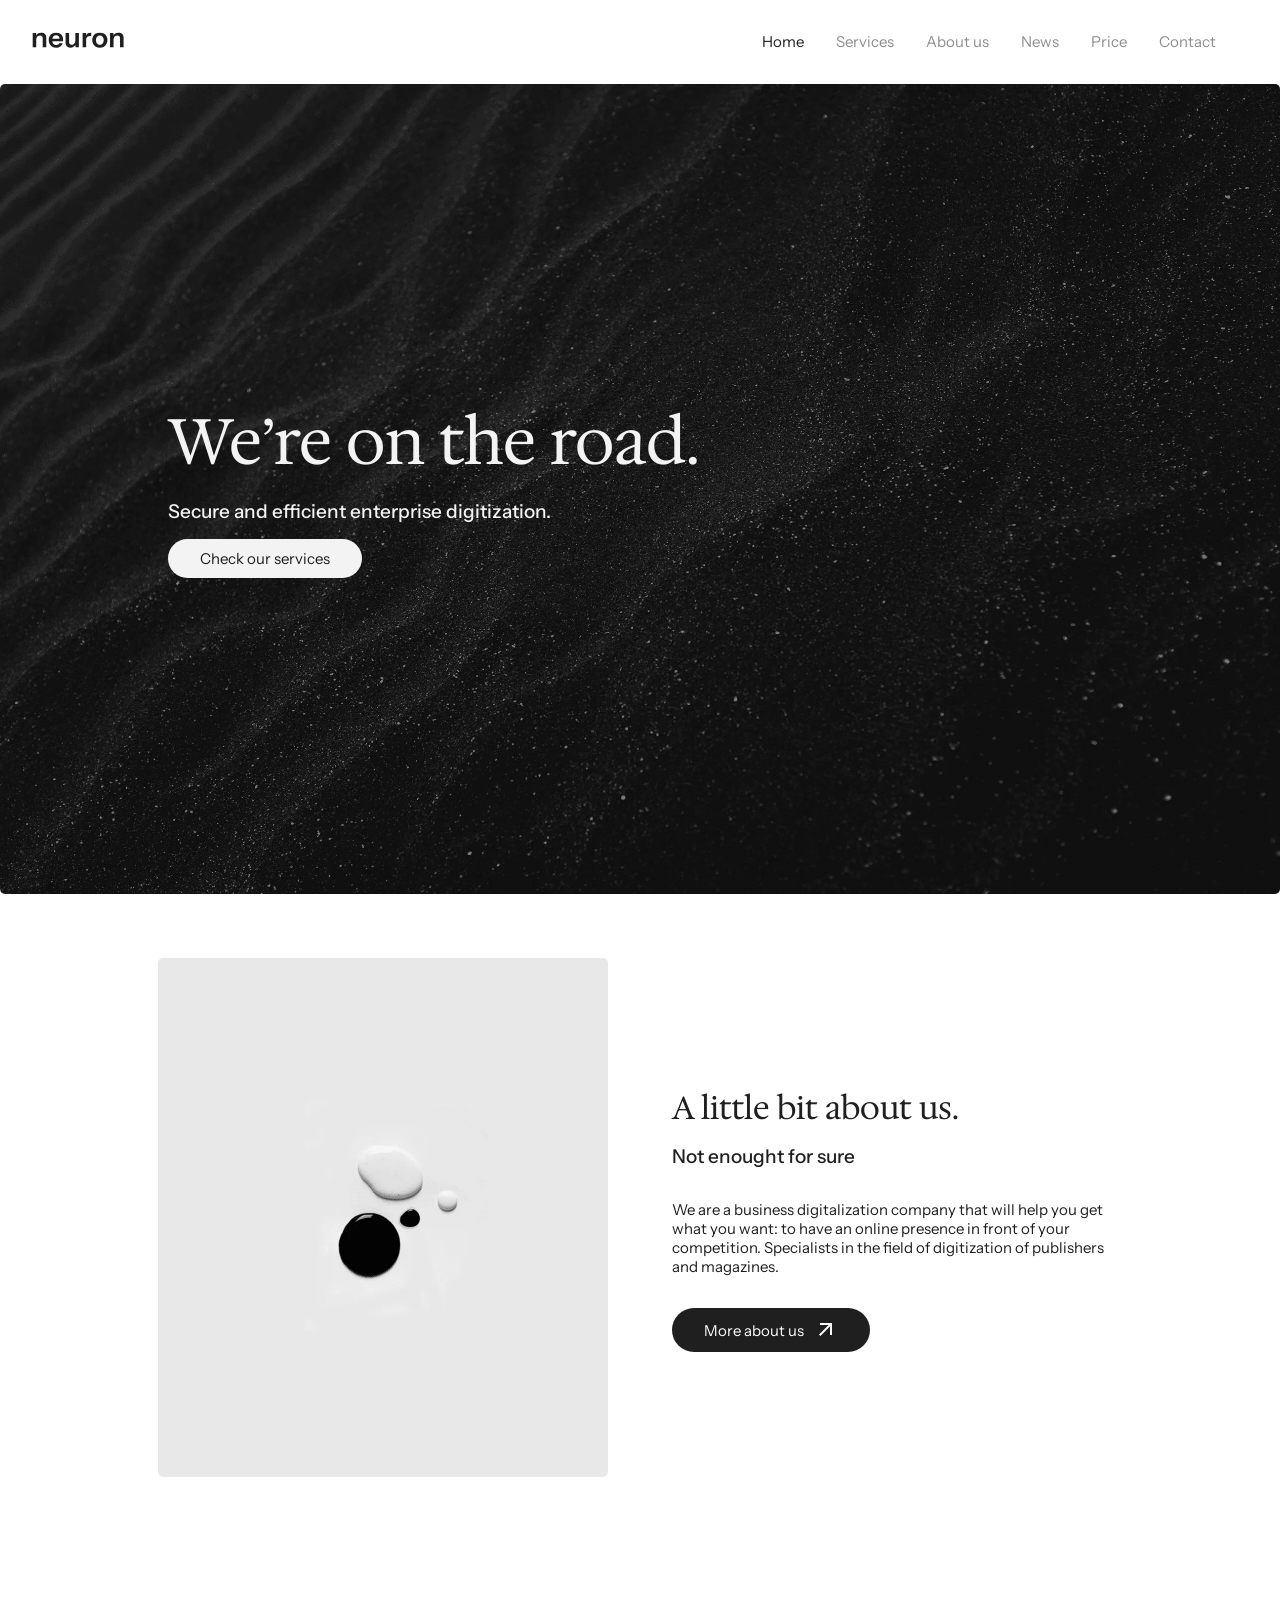
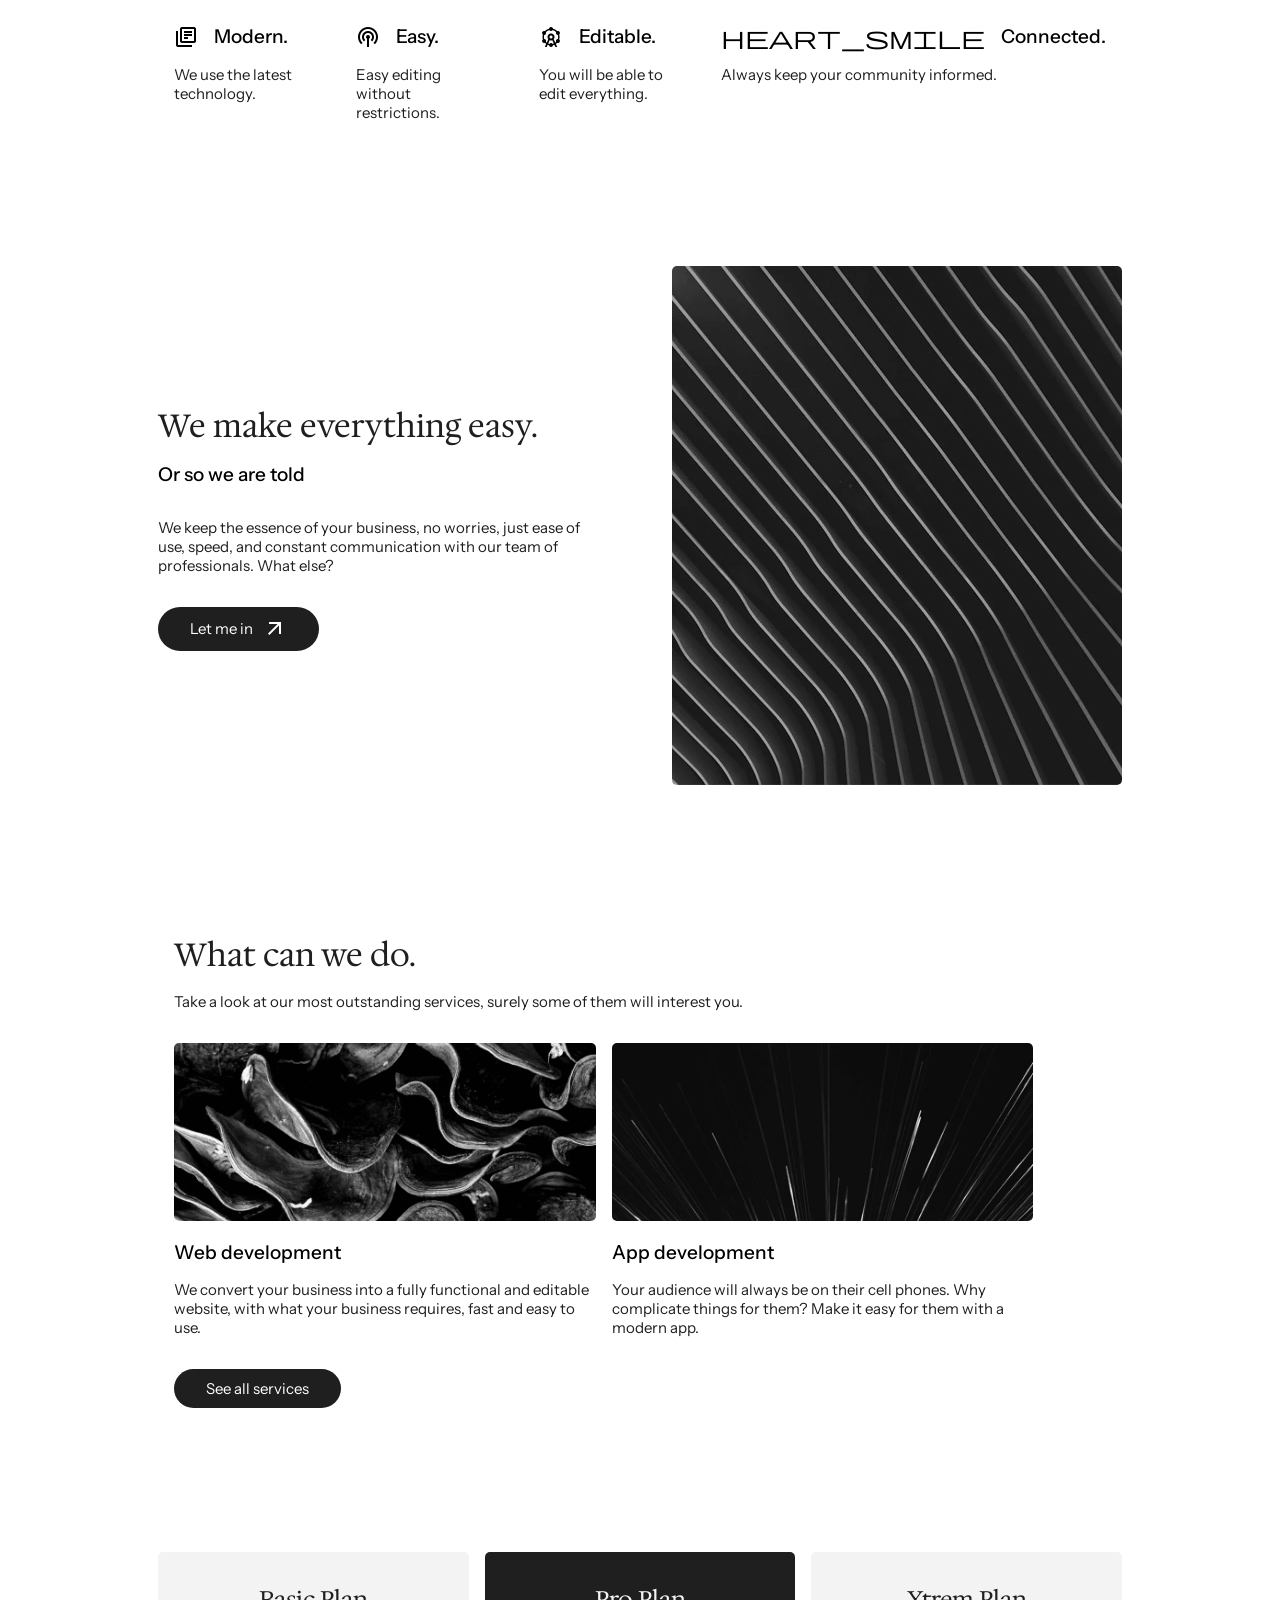
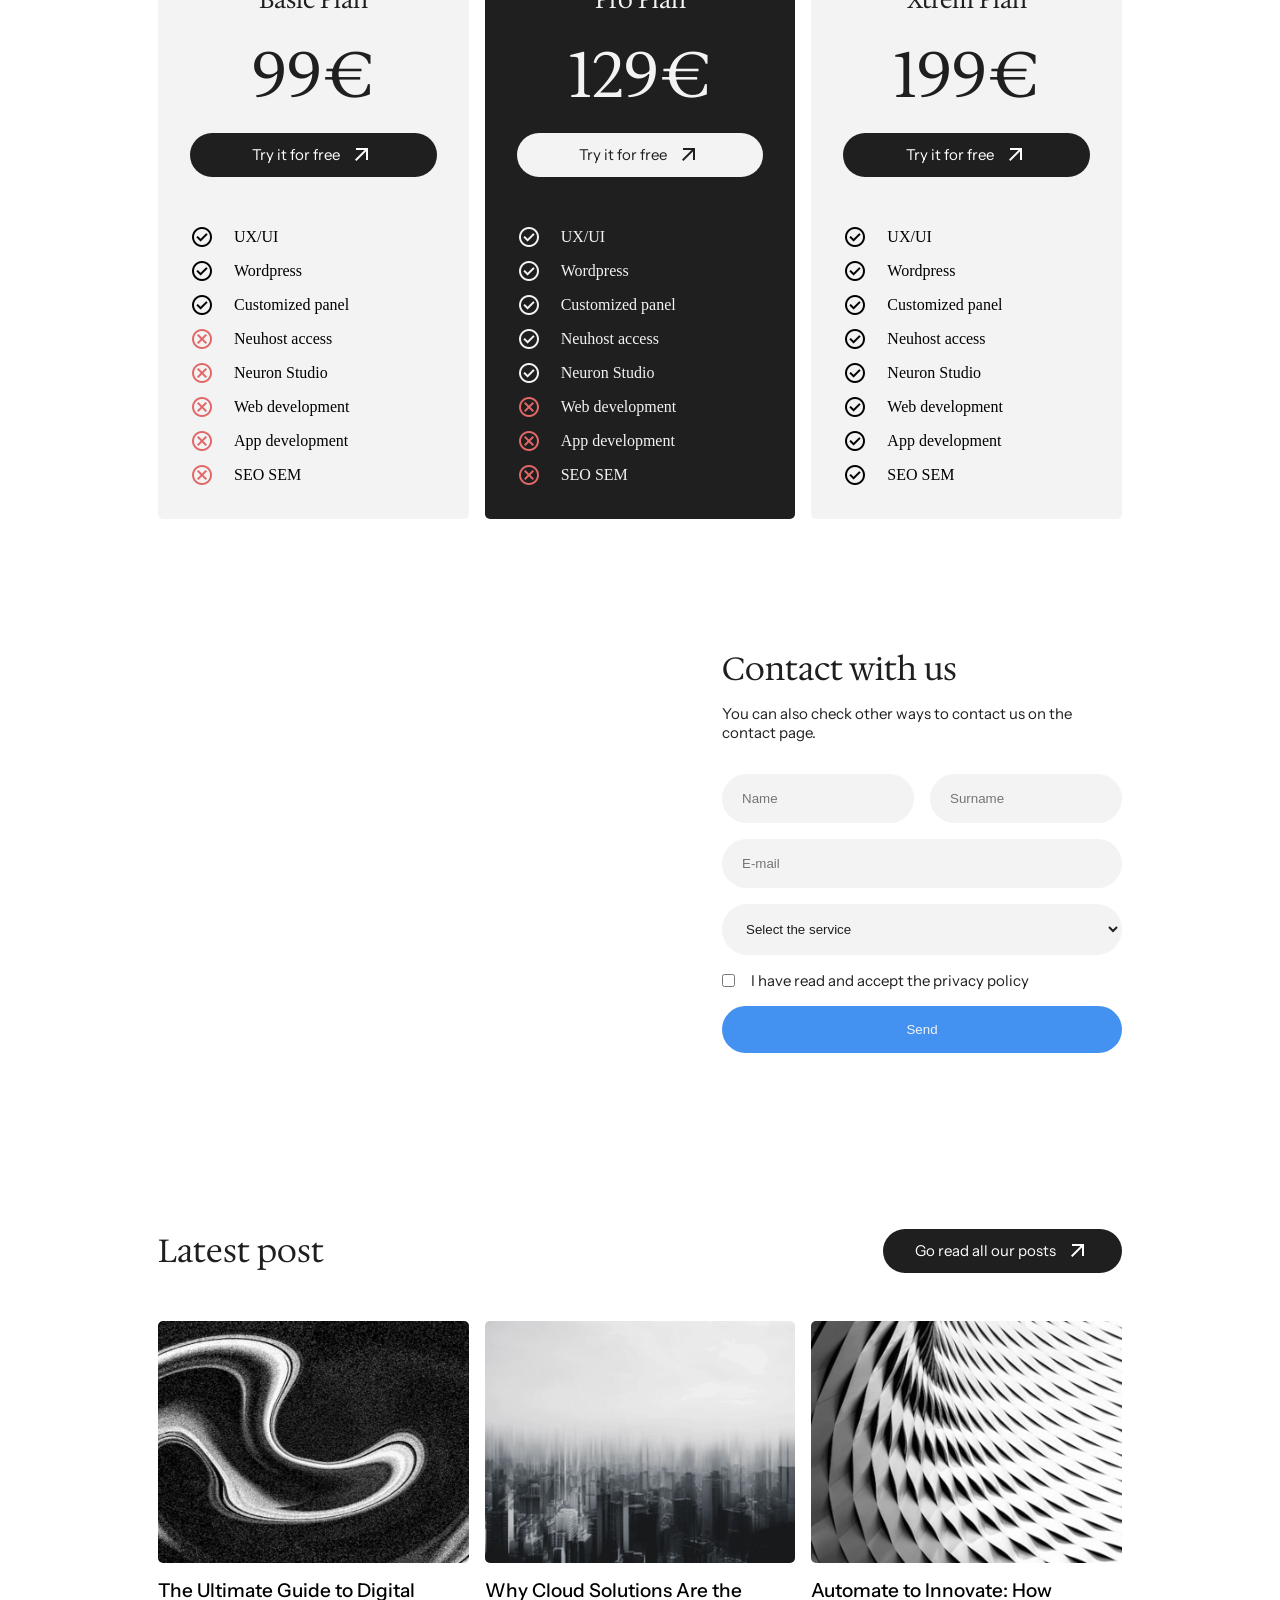
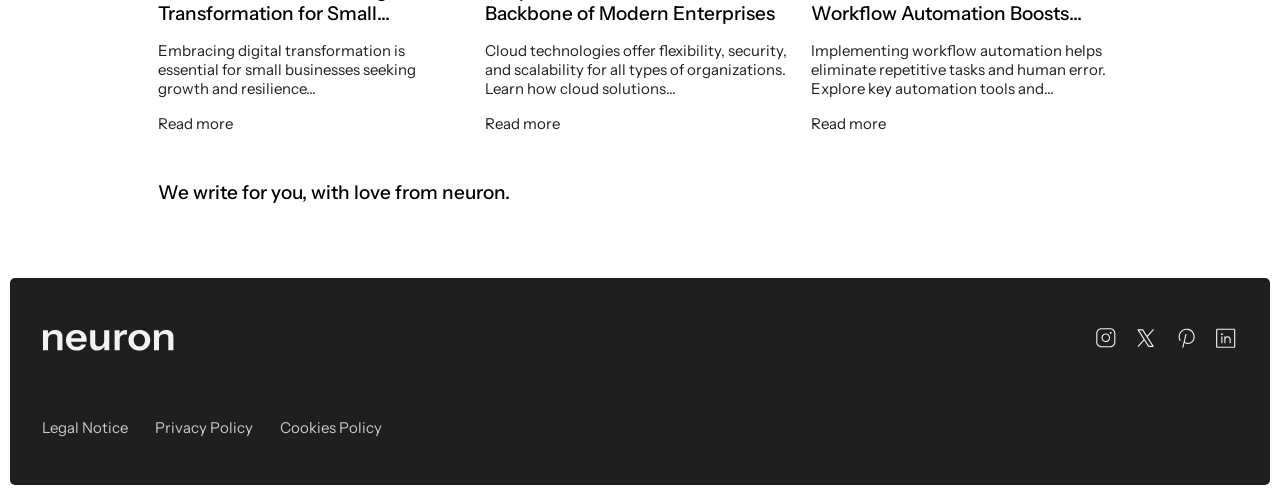
<file: index.html>
<!DOCTYPE html>
<html lang="en">

<head>
    <meta charset="UTF-8">
    <meta name="viewport" content="width=device-width, initial-scale=1.0">
    <title>Neuron - Home</title>
    <link rel="stylesheet" href="css/index.css">
    <link href="https://fonts.googleapis.com/css2?family=Material+Symbols+Outlined" rel="stylesheet">
    <script defer src="js/index.js"></script>
</head>

<body>

    <!--Header-->
    <header class="header">
        <a href="#" class="header__logo" aria-label="Neuron-Home">
        <img class="header__image" src="media/logo-black.svg" alt="">
        </a>
        <nav id="menuNav" class="header__menu">
            <ul>
                <li class="header__link"> <a href="#">Home</a></li>
                <li class="header__link"> <a href="services.html">Services</a></li>
                <li class="header__link"> <a href="about-us.html">About us</a></li>
                <li class="header__link"> <a href="news.html">News</a></li>
                <li class="header__link"> <a href="#price">Price</a></li>
                <li class="header__link"> <a href="contact.html">Contact</a></li>
                <li><button onclick="toggleMenu()" class="header__menu-toggle" aria-label="Toggle-navigation-menu"><span class="material-symbols-outlined" aria-hidden="true">close</span></button></li>
            </ul>
            <button onclick="toggleMenu()" class="header__menu-toggle" aria-label="Toggle-navigation-menu">
                <span class="material-symbols-outlined" aria-hidden="true">menu</span>
            </button>
        </nav>
    </header>
    <!-- / Header-->


    <!--Hero banner-->
    <section class="section Hero__banner">
        <div class="container Hero-banner__block">
            <h1>We’re on the road.</h1>
            <h2 class="h4">Secure and efficient enterprise digitization.</h2>
            <a class="btn" href="#">Check our services</a>
        </div>
    </section>
    <!-- / Hero banner-->

    <!--Hero 1-->
    <section class="section hero-text">
        <div class="container hero-text__block">
            <div class="hero-text__image">
                <img src="media/Home-img-1.webp" alt="">
            </div>
            <div class="hero-text__content">
                <div class="hero-text__titles">
                    <h2>A little bit about us.</h2>
                    <h3 class="h4">Not enought for sure</h3>
                </div>
                <p>We are a business digitalization company that will help you get what you want: to have an online
                    presence in front of your competition. Specialists in the field of digitization of publishers and
                    magazines.</p>
                <a class="btn" href="#">More about us <span class="material-symbols-outlined">arrow_outward</span></a>
            </div>
        </div>
    </section>
    <!-- / Hero 1-->

    <!--Icon cards-->
    <section class="section icon-cards ">
        <div class="container icon-cards__block">
            <div class="icon-cards__card">
                <div class="icon-cards__title">
                    <span class="material-symbols-outlined">library_books</span>
                    <h4>Modern.</h4>
                </div>
                <p>We use the latest technology.</p>
            </div>
            <div class="icon-cards__card">
                <div class="icon-cards__title">
                    <span class="material-symbols-outlined">podcasts</span>
                    <h4>Easy.</h4>
                </div>
                <p>Easy editing without restrictions.</p>
            </div>
            <div class="icon-cards__card">
                <div class="icon-cards__title">
                    <span class="material-symbols-outlined">attractions</span>
                    <h4>Editable.</h4>
                </div>
                <p>You will be able to edit everything.</p>
            </div>
            <div class="icon-cards__card">
                <div class="icon-cards__title">
                    <span class="material-symbols-outlined">heart_smile</span>
                    <h4>Connected.</h4>
                </div>
                <p>Always keep your community informed.</p>
            </div>
        </div>
    </section>
    <!-- / Icon cards-->

    <!--Hero-2-->
    <section class="section hero-text">
        <div class="container hero-text__block">
            <div class="hero-text__content">
                <div class="hero-text__titles">
                    <h2>We make everything easy.</h2>
                    <h4>Or so we are told</h4>
                </div>
                <p>We keep the essence of your business, no worries, just ease of use, speed, and constant communication
                    with our team of professionals. What else?</p>
                <a class="btn" href="#">Let me in <span class="material-symbols-outlined">arrow_outward</span></a>
            </div>
            <div class="hero-text__image">
                <img src="media/Home-img-2.webp" alt="">
            </div>
        </div>
    </section>
    <!-- / Hero 2-->


    <!--Services-->
    <section class="section services">
        <div class="container services__block">
            <h2>What can we do.</h2>
            <p>Take a look at our most outstanding services, surely some of them will interest you.</p>
            <div class="services__cards">
                <div class="services__card">
                    <div class="services__images">
                        <img src="media/Services-1.webp" alt="">
                    </div>
                    <h4>Web development</h4>
                    <p>We convert your business into a fully functional and editable website, with what your business
                        requires, fast and easy to use.</p>
                </div>
                <div class="services__card">
                    <div class="services__images">
                        <img src="media/Services-2.webp" alt="">
                    </div>
                    <h4>App development</h4>
                    <p>Your audience will always be on their cell phones. Why complicate things for them? Make it easy
                        for them with a modern app.</p>
                </div>
            </div>
            <a class="btn" href="#">See all services</a>
        </div>
    </section>
    <!-- / Services-->

    <!--Prices-->
    <section id="price" class="section prices">
        <div class="container prices__block">
            <div class="prices__card">
                <div class="prices__heading">
                    <h3>Basic Plan</h3>
                    <span class="h1">99€</span>
                    <a Class="btn" href="#">Try it for free <span
                            class="material-symbols-outlined">arrow_outward</span></a>
                </div>
                <ul class="prices__list">
                    <li class="prices__item"> <span class="material-symbols-outlined">check_circle</span> UX/UI </li>
                    <li class="prices__item"> <span class="material-symbols-outlined">check_circle</span> Wordpress
                    </li>
                    <li class="prices__item"> <span class="material-symbols-outlined">check_circle</span> Customized
                        panel </li>
                    <li class="red prices__item"> <span class="material-symbols-outlined">cancel</span> Neuhost access
                    </li>
                    <li class="red prices__item"> <span class="material-symbols-outlined">cancel</span> Neuron Studio
                    </li>
                    <li class="red prices__item"> <span class="material-symbols-outlined">cancel</span> Web development
                    </li>
                    <li class="red prices__item"> <span class="material-symbols-outlined">cancel</span> App development
                    </li>
                    <li class="red prices__item"> <span class="material-symbols-outlined">cancel</span> SEO SEM </li>
                </ul>
            </div>
            <div class="prices__card black">
                <div class="prices__heading">
                    <h3>Pro Plan</h3>
                    <span class="h1">129€</span>
                    <a Class="btn" href="#">Try it for free <span
                            class="material-symbols-outlined">arrow_outward</span></a>
                </div>
                <ul class="prices__list">
                    <li class="prices__item"> <span class="material-symbols-outlined">check_circle</span> UX/UI </li>
                    <li class="prices__item"> <span class="material-symbols-outlined">check_circle</span> Wordpress
                    </li>
                    <li class="prices__item"> <span class="material-symbols-outlined">check_circle</span> Customized
                        panel </li>
                    <li class="prices__item"> <span class="material-symbols-outlined">check_circle</span> Neuhost access
                    </li>
                    <li class="prices__item"> <span class="material-symbols-outlined">check_circle</span> Neuron Studio
                    </li>
                    <li class="red prices__item"> <span class="material-symbols-outlined">cancel</span> Web development
                    </li>
                    <li class="red prices__item"> <span class="material-symbols-outlined">cancel</span> App development
                    </li>
                    <li class="red prices__item"> <span class="material-symbols-outlined">cancel</span> SEO SEM </li>
                </ul>
            </div>
            <div class="prices__card">
                <div class="prices__heading">
                    <h3>Xtrem Plan</h3>
                    <span class="h1">199€</span>
                    <a Class="btn" href="#">Try it for free <span
                            class="material-symbols-outlined">arrow_outward</span></a>
                </div>
                <ul class="prices__list">
                    <li class="prices__item"> <span class="material-symbols-outlined">check_circle</span> UX/UI </li>
                    <li class="prices__item"> <span class="material-symbols-outlined">check_circle</span> Wordpress
                    </li>
                    <li class="prices__item"> <span class="material-symbols-outlined">check_circle</span> Customized
                        panel </li>
                    <li class="prices__item"> <span class="material-symbols-outlined">check_circle</span> Neuhost access
                    </li>
                    <li class="prices__item"> <span class="material-symbols-outlined">check_circle</span> Neuron Studio
                    </li>
                    <li class="prices__item"> <span class="material-symbols-outlined">check_circle</span> Web
                        development </li>
                    <li class="prices__item"> <span class="material-symbols-outlined">check_circle</span> App
                        development </li>
                    <li class="prices__item"> <span class="material-symbols-outlined">check_circle</span> SEO SEM </li>
                </ul>
            </div>
        </div>
    </section>
    <!-- / Prices-->

    <!--Contact-->
    <section class="section contact">
        <div class="container contact__block">
            <div class="contact__map">
                <iframe
                    src="https://www.google.com/maps/embed?pb=!1m18!1m12!1m3!1d414.15770624673235!2d-0.35536338507830945!3d39.47865027854666!2m3!1f0!2f0!3f0!3m2!1i1024!2i768!4f13.1!3m3!1m2!1s0xd604f49cc253387%3A0xa7be35bdeeb341d2!2sCEI%20Centro%20de%20Estudios%20Innovaci%C3%B3n.%20Cursos%20y%20masters%20de%20dise%C3%B1o%2C%20interiores%2C%20web%2C%20videojuegos%2C%20cloud%2C%20data%20y%20marketing%20digital!5e0!3m2!1ses!2ses!4v1770633653352!5m2!1ses!2ses"
                    height="450" style="border:0;" allowfullscreen="" loading="lazy"
                    referrerpolicy="no-referrer-when-downgrade"></iframe>
            </div>
            <div class="contact__content">
                <div class="contact__heading">
                    <h2>Contact with us</h2>
                    <p>You can also check other ways to contact us on the contact page.</p>
                </div>
                <form action="#" method="post">
                    <div class="form--row">
                        <!--Nombre-->
                        <label for="name" style="display:none;"></label>
                        <input id="name" type="text" name="name" placeholder="Name">

                        <!--Surname-->
                        <label for="surname" style="display:none;"></label>
                        <input id="surname" type="text" name="surname" placeholder="Surname">
                    </div>

                    <!--Email-->
                    <label for="email" style="display:none;"></label>
                    <input id="email" type="email" placeholder="E-mail" name="email">

                    <!--Services-->
                    <label for="services" style="display:none;"></label>
                    <select name="services" id="services">
                        <option value="1" selected disabled>Select the service</option>
                        <option value="2">Item 2</option>
                        <option value="3">Item 3</option>
                        <option value="4">Item 4</option>
                    </select>

                    <!--Checkbox-->
                    <div class="form--row acceptance">
                        <label for="privacy-policy">I have read and accept the privacy policy</label>
                        <input id="privacy-policy" type="checkbox" name="check">
                    </div>
                    <input class="boton-send" type="submit" value="Send">

                </form>
            </div>
        </div>

    </section>
    <!-- / Contact-->

    <!--Posts-->
    <section class="section latest-post">
        <div class="container latest-post__block">
            <div class="latest-post__heading">
                <h2>Latest post</h2>
                <a class="btn" href="#">Go read all our posts <span
                        class="material-symbols-outlined">arrow_outward</span></a>
            </div>
            <div class="latest-post__cards">
                <div class="latest-post__card">
                    <img src="media/News-1.webp" alt="">
                    <h4>The Ultimate Guide to Digital Transformation for Small...</h4>
                    <p>Embracing digital transformation is essential for small businesses seeking growth and
                        resilience...</p>
                    <a class="latest-post__btn" href="#">Read more</a>
                </div>
                <div class="latest-post__card">
                    <img src="media/News-2.webp" alt="">
                    <h4>Why Cloud Solutions Are the Backbone of Modern Enterprises</h4>
                    <p>Cloud technologies offer flexibility, security, and scalability for all types of organizations.
                        Learn how cloud solutions...</p>
                    <a class="latest-post__btn" href="#">Read more</a>
                </div>
                <div class="latest-post__card">
                    <img src="media/News-3.webp" alt="">
                    <h4>Automate to Innovate: How Workflow Automation Boosts...</h4>
                    <p>Implementing workflow automation helps eliminate repetitive tasks and human error. Explore key
                        automation tools and...</p>
                    <a class="latest-post__btn" href="#">Read more</a>
                </div>
            </div>
            <h4>We write for you, with love from neuron.</h4>
        </div>
    </section>
    <!-- / Posts-->

    <!--Footer-->
    <footer>
        <div class="footer__block">
            <div class="footer__heading">
                <img class="footer__logo" src="media/logo-light.svg" alt="">
                <ul class="footer__icons">
                    <li><a href="#"><img src="media/InstagramLogo.svg" alt=""></a></li>
                    <li><a href="#"><img src="media/XLogo.svg" alt=""></a></li>
                    <li><a href="#"><img src="media/PinterestLogo.svg" alt=""></a></li>
                    <li><a href="#"><img src="media/LinkedinLogo.svg" alt=""></a></li>
                </ul>
            </div>
            <ul class="footer__links">
                <li><a class="footer__" href="#">Legal Notice</a></li>
                <li><a class="footer__" href="#">Privacy Policy</a></li>
                <li><a class="footer__" href="#">Cookies Policy</a></li>
            </ul>
        </div>
    </footer>
    <!-- / Footer-->
</body>

</html>
</file>
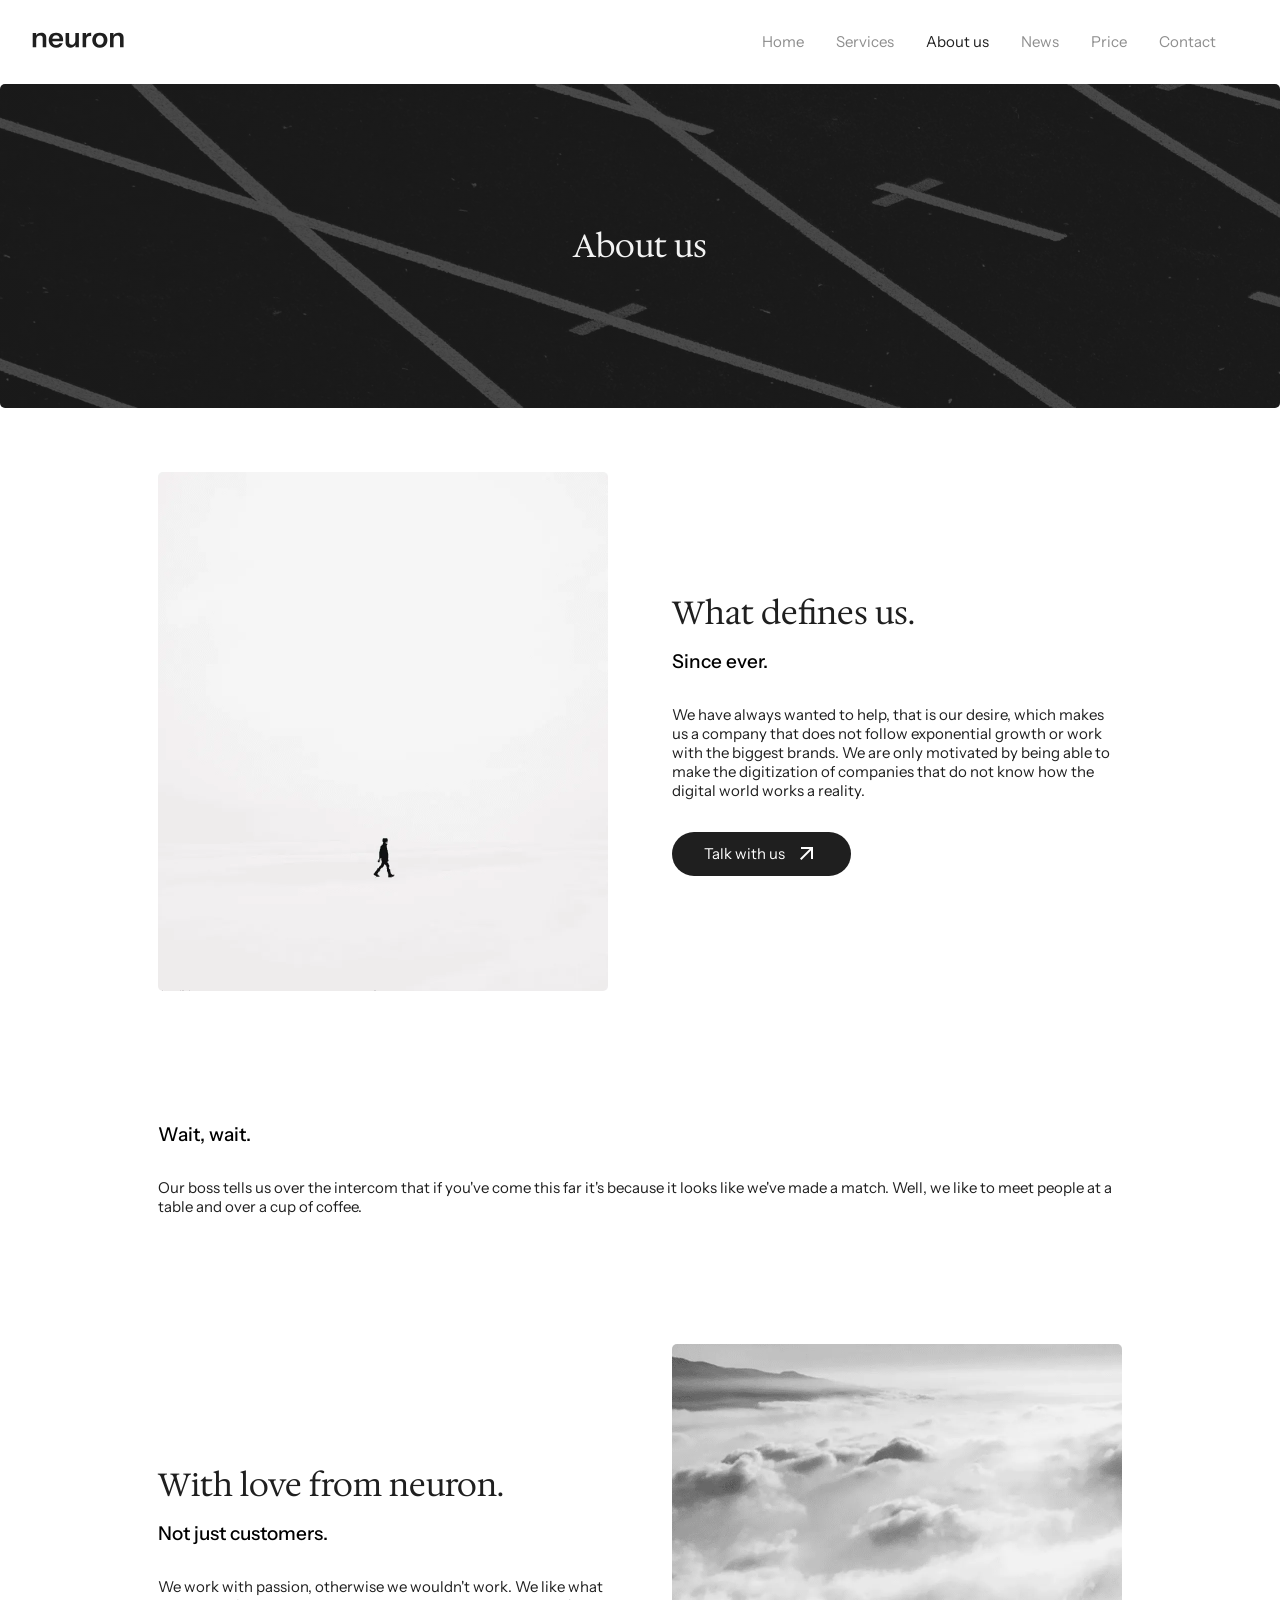
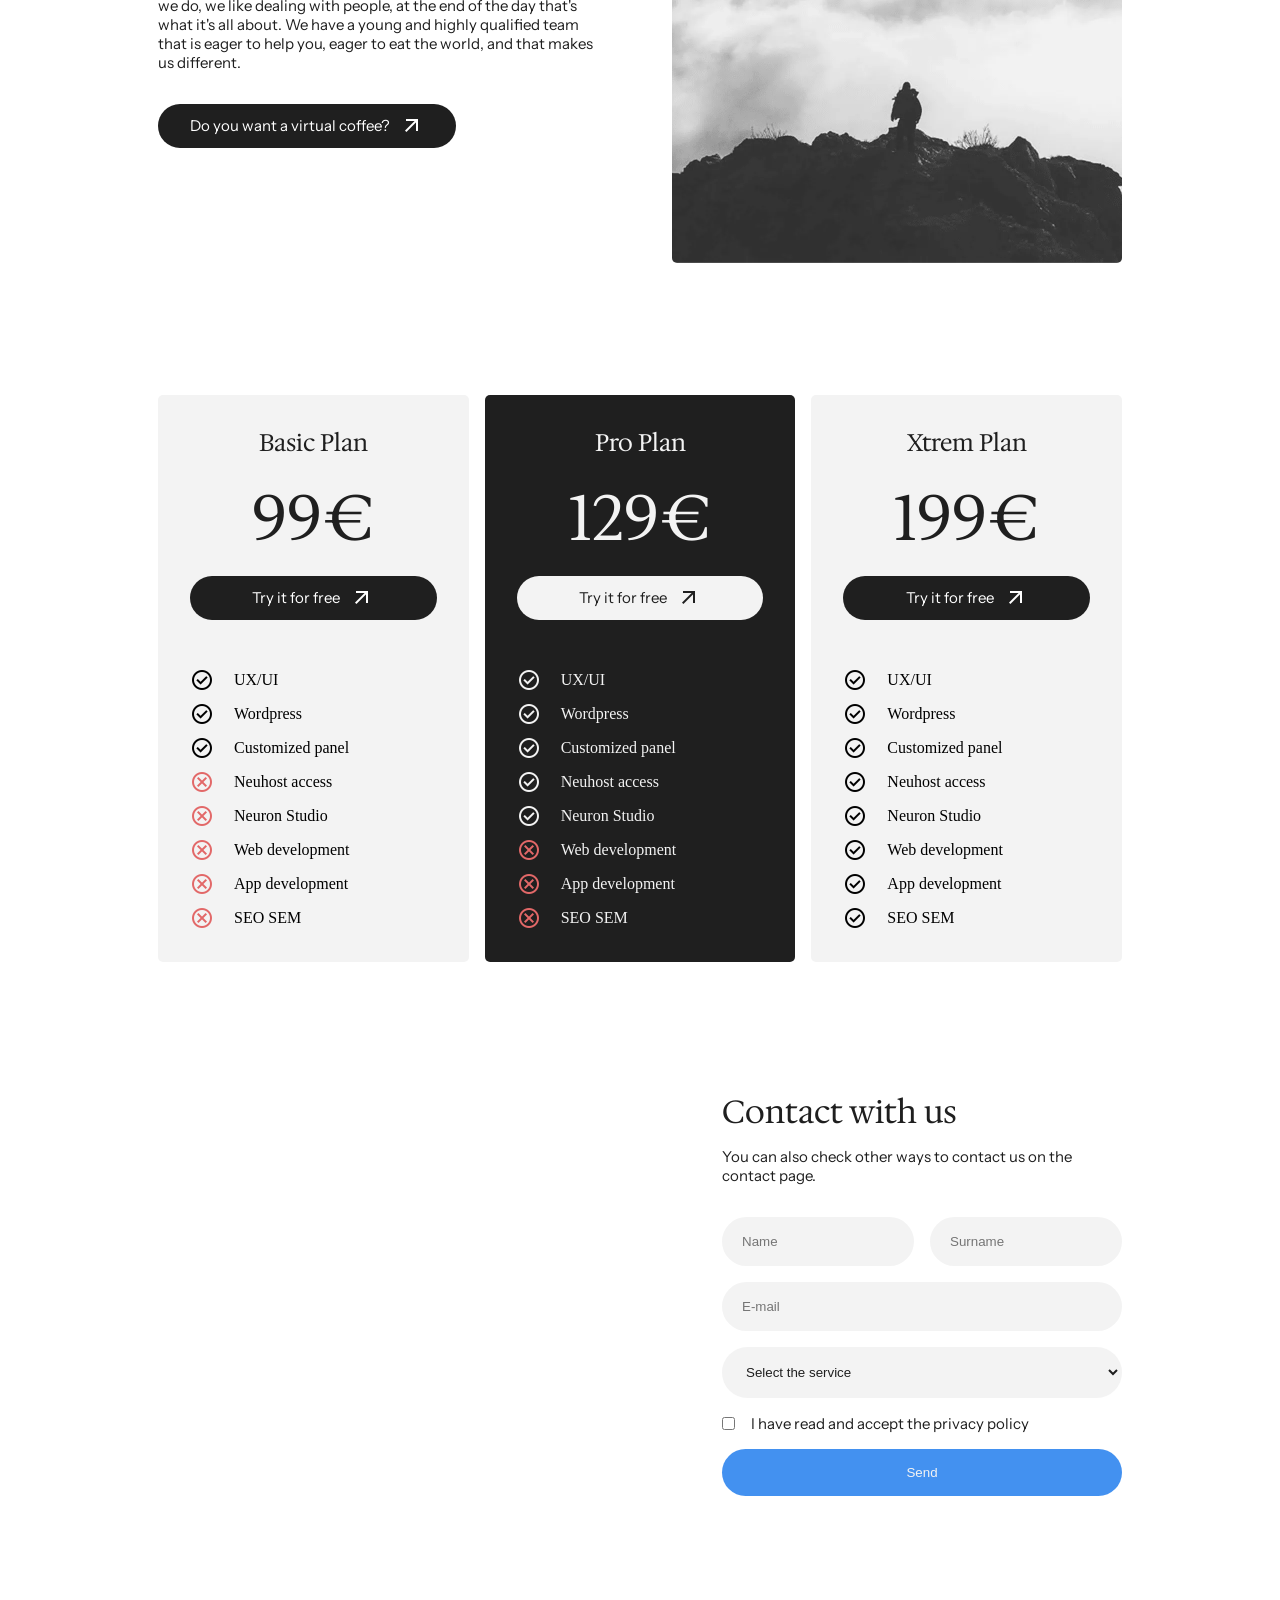
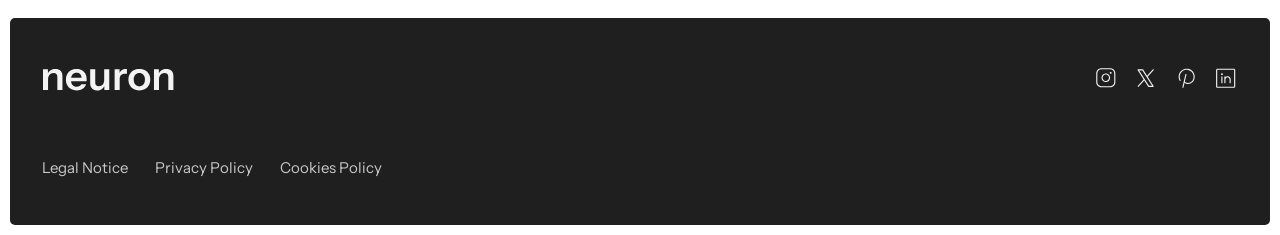
<file: about-us.html>
<!DOCTYPE html>
<html lang="en">

<head>
    <meta charset="UTF-8">
    <meta name="viewport" content="width=device-width, initial-scale=1.0">
    <title>Neuron - About us</title>
    <link rel="stylesheet" href="css/index.css">
    <link href="https://fonts.googleapis.com/css2?family=Material+Symbols+Outlined" rel="stylesheet">
    <script defer src="js/index.js"></script>
</head>

<body>
    <!--Header-->
    <header class="header">
        <a href="#" class="header__logo" aria-label="Neuron-Home">
        <img class="header__image" src="media/logo-black.svg" alt="">
        </a>
        <nav id="menuNav" class="header__menu">
            <ul>
                <li class="header__link"> <a href="index.html">Home</a></li>
                <li class="header__link"> <a href="services.html">Services</a></li>
                <li class="header__link"> <a href="#">About us</a></li>
                <li class="header__link"> <a href="news.html">News</a></li>
                <li class="header__link"> <a href="#price">Price</a></li>
                <li class="header__link"> <a href="contact.html">Contact</a></li>
                <li><button onclick="toggleMenu()" class="header__menu-toggle" aria-label="Toggle-navigation-menu"><span class="material-symbols-outlined" aria-hidden="true">close</span></button></li>
            </ul>
            <button onclick="toggleMenu()" class="header__menu-toggle" aria-label="Toggle-navigation-menu">
                <span class="material-symbols-outlined" aria-hidden="true">menu</span>
            </button>
        </nav>
    </header>
    <!-- / Header-->


    <!--About-us banner-->
    <section class="section Hero__banner--small about-banner">
        <div class="container Hero-banner__block--small">
            <h1 class="h2">About us</h1>
        </div>
    </section>
    <!-- / About-us banner-->

    <!--Hero 1-->
    <section class="section hero-text">
        <div class="container hero-text__block">
            <div class="hero-text__image">
                <img src="media/About-img-1.webp" alt="">
            </div>
            <div class="hero-text__content">
                <div class="hero-text__titles">
                    <h2>What defines us.</h2>
                    <h4>Since ever.</h4>
                </div>
                <p>We have always wanted to help, that is our desire, which makes us a company that does not follow
                    exponential growth or work with the biggest brands. We are only motivated by being able to make the
                    digitization of companies that do not know how the digital world works a reality.</p>
                <a class="btn" href="#">Talk with us<span class="material-symbols-outlined">arrow_outward</span></a>
            </div>
        </div>
    </section>
    <!-- / Hero 1-->

    <!--Hero 2-->
    <section class="section hero-text">
        <div class="container hero-text__block">
            <div class="hero-text__content">
                <div class="hero-text__titles">
                    <h4>Wait, wait.</h4>
                </div>
                <p>Our boss tells us over the intercom that if you've come this far it's because it looks like we've
                    made a match. Well, we like to meet people at a table and over a cup of coffee.</p>
            </div>
        </div>
    </section>
    <!-- / Hero 2-->

    <!--Hero 3-->
    <section class="section hero-text">
        <div class="container hero-text__block">
            <div class="hero-text__content">
                <div class="hero-text__titles">
                    <h2>With love from neuron.</h2>
                    <h4>Not just customers.</h4>
                </div>
                <p>We work with passion, otherwise we wouldn't work. We like what we do, we like dealing with people, at
                    the end of the day that's what it's all about. We have a young and highly qualified team that is
                    eager to help you, eager to eat the world, and that makes us different.</p>
                <a class="btn" href="#">Do you want a virtual coffee?<span
                        class="material-symbols-outlined">arrow_outward</span></a>
            </div>
            <div class="hero-text__image">
                <img src="media/About-img-2.webp" alt="">
            </div>
        </div>
    </section>
    <!-- / Hero 3-->

    <!--Prices-->
    <section id="price" class="section prices">
        <div class="container prices__block">
            <div class="prices__card">
                <div class="prices__heading">
                    <h3>Basic Plan</h3>
                    <span class="h1">99€</span>
                    <a Class="btn" href="#">Try it for free <span
                            class="material-symbols-outlined">arrow_outward</span></a>
                </div>
                <ul class="prices__list">
                    <li class="prices__item"> <span class="material-symbols-outlined">check_circle</span> UX/UI </li>
                    <li class="prices__item"> <span class="material-symbols-outlined">check_circle</span> Wordpress
                    </li>
                    <li class="prices__item"> <span class="material-symbols-outlined">check_circle</span> Customized
                        panel </li>
                    <li class="red prices__item"> <span class="material-symbols-outlined">cancel</span> Neuhost access
                    </li>
                    <li class="red prices__item"> <span class="material-symbols-outlined">cancel</span> Neuron Studio
                    </li>
                    <li class="red prices__item"> <span class="material-symbols-outlined">cancel</span> Web development
                    </li>
                    <li class="red prices__item"> <span class="material-symbols-outlined">cancel</span> App development
                    </li>
                    <li class="red prices__item"> <span class="material-symbols-outlined">cancel</span> SEO SEM </li>
                </ul>
            </div>
            <div class="prices__card black">
                <div class="prices__heading">
                    <h3>Pro Plan</h3>
                    <span class="h1">129€</span>
                    <a Class="btn" href="#">Try it for free <span
                            class="material-symbols-outlined">arrow_outward</span></a>
                </div>
                <ul class="prices__list">
                    <li class="prices__item"> <span class="material-symbols-outlined">check_circle</span> UX/UI </li>
                    <li class="prices__item"> <span class="material-symbols-outlined">check_circle</span> Wordpress
                    </li>
                    <li class="prices__item"> <span class="material-symbols-outlined">check_circle</span> Customized
                        panel </li>
                    <li class="prices__item"> <span class="material-symbols-outlined">check_circle</span> Neuhost access
                    </li>
                    <li class="prices__item"> <span class="material-symbols-outlined">check_circle</span> Neuron Studio
                    </li>
                    <li class="red prices__item"> <span class="material-symbols-outlined">cancel</span> Web development
                    </li>
                    <li class="red prices__item"> <span class="material-symbols-outlined">cancel</span> App development
                    </li>
                    <li class="red prices__item"> <span class="material-symbols-outlined">cancel</span> SEO SEM </li>
                </ul>
            </div>
            <div class="prices__card">
                <div class="prices__heading">
                    <h3>Xtrem Plan</h3>
                    <span class="h1">199€</span>
                    <a Class="btn" href="#">Try it for free <span
                            class="material-symbols-outlined">arrow_outward</span></a>
                </div>
                <ul class="prices__list">
                    <li class="prices__item"> <span class="material-symbols-outlined">check_circle</span> UX/UI </li>
                    <li class="prices__item"> <span class="material-symbols-outlined">check_circle</span> Wordpress
                    </li>
                    <li class="prices__item"> <span class="material-symbols-outlined">check_circle</span> Customized
                        panel </li>
                    <li class="prices__item"> <span class="material-symbols-outlined">check_circle</span> Neuhost access
                    </li>
                    <li class="prices__item"> <span class="material-symbols-outlined">check_circle</span> Neuron Studio
                    </li>
                    <li class="prices__item"> <span class="material-symbols-outlined">check_circle</span> Web
                        development </li>
                    <li class="prices__item"> <span class="material-symbols-outlined">check_circle</span> App
                        development </li>
                    <li class="prices__item"> <span class="material-symbols-outlined">check_circle</span> SEO SEM </li>
                </ul>
            </div>
        </div>
    </section>
    <!-- / Prices-->

    <!--Contact-->
    <section class="section contact">
        <div class="container contact__block">
            <div class="contact__map">
                <iframe
                    src="https://www.google.com/maps/embed?pb=!1m18!1m12!1m3!1d414.15770624673235!2d-0.35536338507830945!3d39.47865027854666!2m3!1f0!2f0!3f0!3m2!1i1024!2i768!4f13.1!3m3!1m2!1s0xd604f49cc253387%3A0xa7be35bdeeb341d2!2sCEI%20Centro%20de%20Estudios%20Innovaci%C3%B3n.%20Cursos%20y%20masters%20de%20dise%C3%B1o%2C%20interiores%2C%20web%2C%20videojuegos%2C%20cloud%2C%20data%20y%20marketing%20digital!5e0!3m2!1ses!2ses!4v1770633653352!5m2!1ses!2ses"
                    height="450" style="border:0;" allowfullscreen="" loading="lazy"
                    referrerpolicy="no-referrer-when-downgrade"></iframe>
            </div>
            <div class="contact__content">
                <div class="contact__heading">
                    <h2>Contact with us</h2>
                    <p>You can also check other ways to contact us on the contact page.</p>
                </div>
                <form action="#" method="post">
                    <div class="form--row">
                        <!--Nombre-->
                        <label for="name" style="display:none;"></label>
                        <input id="name" type="text" name="name" placeholder="Name">

                        <!--Apellidos-->
                        <label for="surname" style="display:none;"></label>
                        <input id="surname" type="text" name="surname" placeholder="Surname">
                    </div>

                    <!--Email-->
                    <label for="email" style="display:none;"></label>
                    <input id="email" type="email" placeholder="E-mail" name="email">

                    <!--Service-->
                    <label for="services" style="display:none;"></label>
                    <select name="services" id="services">
                        <option value="1" selected disabled>Select the service</option>
                        <option value="2">Item 2</option>
                        <option value="3">Item 3</option>
                        <option value="4">Item 4</option>
                    </select>

                    <!--Checkbox-->
                    <div class="form--row acceptance">
                        <label for="privacy-policy">I have read and accept the privacy policy</label>
                        <input id="privacy-policy" type="checkbox" name="check">
                    </div>
                    <input class="boton-send" type="submit" value="Send">

                </form>
            </div>
        </div>
    </section>
    <!-- / Contact-->


    <!--Footer-->
    <footer>
        <div class="footer__block">
            <div class="footer__heading">
                <img class="footer__logo" src="media/logo-light.svg" alt="">
                <ul class="footer__icons">
                    <li><a href="#"><img src="media/InstagramLogo.svg" alt=""></a></li>
                    <li><a href="#"><img src="media/XLogo.svg" alt=""></a></li>
                    <li><a href="#"><img src="media/PinterestLogo.svg" alt=""></a></li>
                    <li><a href="#"><img src="media/LinkedinLogo.svg" alt=""></a></li>
                </ul>
            </div>
            <ul class="footer__links">
                <li><a class="footer__" href="#">Legal Notice</a></li>
                <li><a class="footer__" href="#">Privacy Policy</a></li>
                <li><a class="footer__" href="#">Cookies Policy</a></li>
            </ul>
        </div>
    </footer>
    <!-- / Footer-->
</body>

</html>
</file>
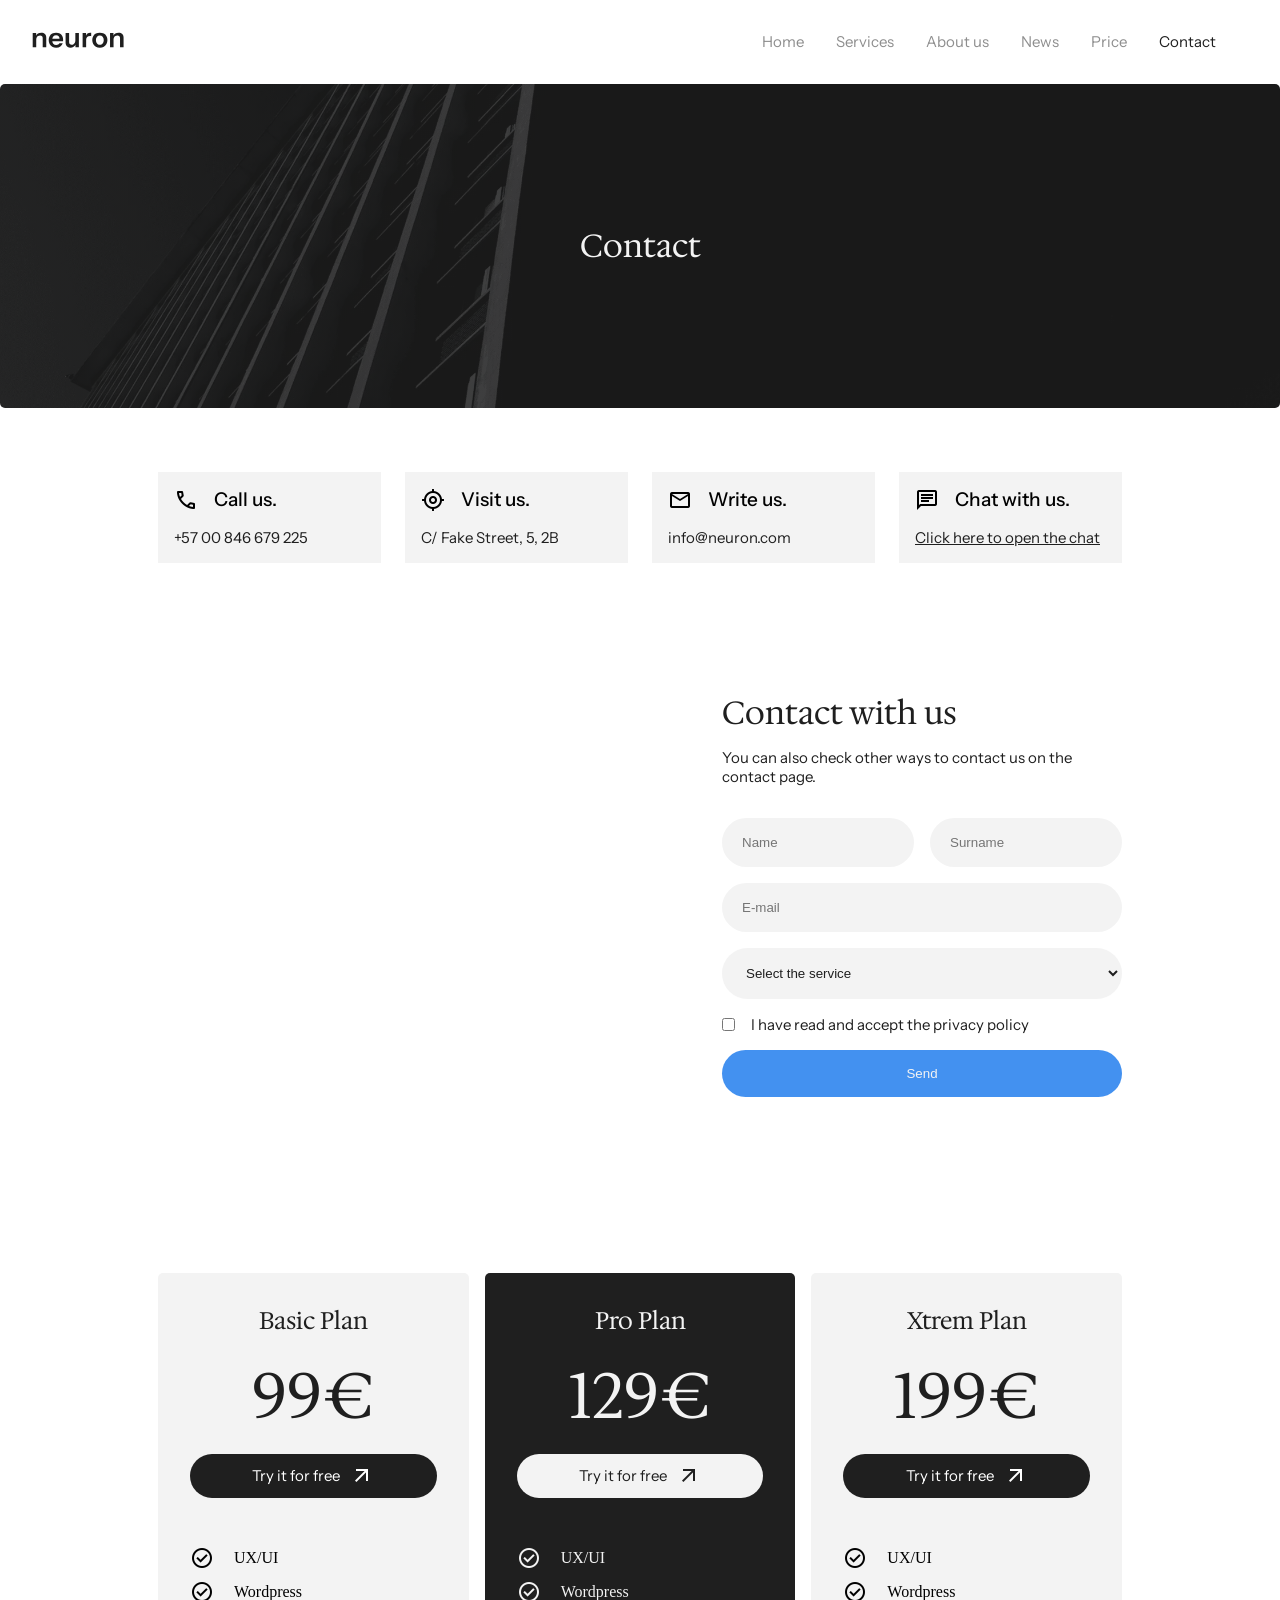
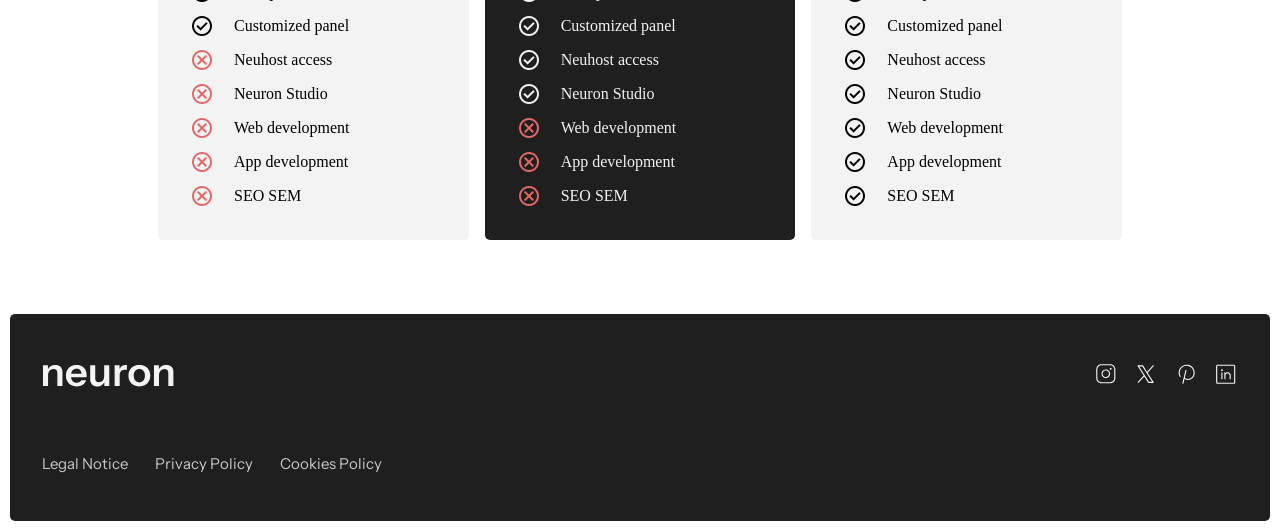
<file: contact.html>
<!DOCTYPE html>
<html lang="en">

<head>
    <meta charset="UTF-8">
    <meta name="viewport" content="width=device-width, initial-scale=1.0">
    <title>Neuron - Contact</title>
    <link rel="stylesheet" href="css/index.css">
    <link href="https://fonts.googleapis.com/css2?family=Material+Symbols+Outlined" rel="stylesheet">
    <script defer src="js/index.js"></script>
</head>

<body>
    <!--Header-->
    <header class="header">
        <a href="#" class="header__logo" aria-label="Neuron-Home">
        <img class="header__image" src="media/logo-black.svg" alt="">
        </a>
        <nav id="menuNav" class="header__menu">
            <ul>
                <li class="header__link"> <a href="index.html">Home</a></li>
                <li class="header__link"> <a href="services.html">Services</a></li>
                <li class="header__link"> <a href="about-us.html">About us</a></li>
                <li class="header__link"> <a href="news.html">News</a></li>
                <li class="header__link"> <a href="#price">Price</a></li>
                <li class="header__link"> <a href="#">Contact</a></li>
                <li><button onclick="toggleMenu()" class="header__menu-toggle" aria-label="Toggle-navigation-menu"><span class="material-symbols-outlined" aria-hidden="true">close</span></button></li>
            </ul>
            <button onclick="toggleMenu()" class="header__menu-toggle" aria-label="Toggle-navigation-menu">
                <span class="material-symbols-outlined" aria-hidden="true">menu</span>
            </button>
        </nav>
    </header>
    <!-- / Header-->


    <!--Contact banner-->
    <section class="section Hero__banner--small contact-banner">
        <div class="container Hero-banner__block--small">
            <h1 class="h2">Contact</h1>
        </div>
    </section>
    <!-- / Contact banner-->

        <!--Icon cards-->
    <section class="section icon-cards ">
        <div class="container icon-cards__block">
            <div class="icon-cards__card contact">
                <div class="icon-cards__title">
                    <span class="material-symbols-outlined">call</span>
                    <h4>Call us.</h4>
                </div>
                <p>+57 00 846 679 225</p>
            </div>
            <div class="icon-cards__card contact">
                <div class="icon-cards__title">
                    <span class="material-symbols-outlined">my_location</span>
                    <h4>Visit us.</h4>
                </div>
                <p>C/ Fake Street, 5, 2B</p>
            </div>
            <div class="icon-cards__card contact">
                <div class="icon-cards__title">
                    <span class="material-symbols-outlined">mail</span>
                    <h4>Write us.</h4>
                </div>
                <p>info@neuron.com</p>
            </div>
            <div class="icon-cards__card contact">
                <div class="icon-cards__title">
                    <span class="material-symbols-outlined">chat</span>
                    <h4>Chat with us.</h4>
                </div>
                <a class="chat__btn" href="#">Click here to open the chat</a>
            </div>
        </div>
    </section>
    <!-- / Icon cards-->

    <!--Contact-->
    <section class="section contact">
        <div class="container contact__block">
            <div class="contact__map">
                <iframe
                    src="https://www.google.com/maps/embed?pb=!1m18!1m12!1m3!1d414.15770624673235!2d-0.35536338507830945!3d39.47865027854666!2m3!1f0!2f0!3f0!3m2!1i1024!2i768!4f13.1!3m3!1m2!1s0xd604f49cc253387%3A0xa7be35bdeeb341d2!2sCEI%20Centro%20de%20Estudios%20Innovaci%C3%B3n.%20Cursos%20y%20masters%20de%20dise%C3%B1o%2C%20interiores%2C%20web%2C%20videojuegos%2C%20cloud%2C%20data%20y%20marketing%20digital!5e0!3m2!1ses!2ses!4v1770633653352!5m2!1ses!2ses"
                    height="450" style="border:0;" allowfullscreen="" loading="lazy"
                    referrerpolicy="no-referrer-when-downgrade"></iframe>
            </div>
            <div class="contact__content">
                <div class="contact__heading">
                    <h2>Contact with us</h2>
                    <p>You can also check other ways to contact us on the contact page.</p>
                </div>
                <form action="#" method="post">
                    <div class="form--row">
                        <!--Nombre-->
                        <label for="name" style="display:none;"></label>
                        <input id="name" type="text" name="name" placeholder="Name">

                        <!--Apellidos-->
                        <label for="surname" style="display:none;"></label>
                        <input id="surname" type="text" name="surname" placeholder="Surname">
                    </div>

                    <!--Email-->
                    <label for="email" style="display:none;"></label>
                    <input id="email" type="email" placeholder="E-mail" name="email">

                    <!--Service-->
                    <label for="services" style="display:none;"></label>
                    <select name="services" id="services">
                        <option value="1" selected disabled>Select the service</option>
                        <option value="2">Item 2</option>
                        <option value="3">Item 3</option>
                        <option value="4">Item 4</option>
                    </select>

                    <!--Checkbox-->
                    <div class="form--row acceptance">
                        <label for="privacy-policy">I have read and accept the privacy policy</label>
                        <input id="privacy-policy" type="checkbox" name="check">
                    </div>
                    <input class="boton-send" type="submit" value="Send">

                </form>
            </div>
        </div>
    </section>
    <!-- / Contact-->

    <!--Prices-->
    <section id="price" class="section prices">
        <div class="container prices__block">
            <div class="prices__card">
                <div class="prices__heading">
                    <h3>Basic Plan</h3>
                    <span class="h1">99€</span>
                    <a Class="btn" href="#">Try it for free <span
                            class="material-symbols-outlined">arrow_outward</span></a>
                </div>
                <ul class="prices__list">
                    <li class="prices__item"> <span class="material-symbols-outlined">check_circle</span> UX/UI </li>
                    <li class="prices__item"> <span class="material-symbols-outlined">check_circle</span> Wordpress
                    </li>
                    <li class="prices__item"> <span class="material-symbols-outlined">check_circle</span> Customized
                        panel </li>
                    <li class="red prices__item"> <span class="material-symbols-outlined">cancel</span> Neuhost access
                    </li>
                    <li class="red prices__item"> <span class="material-symbols-outlined">cancel</span> Neuron Studio
                    </li>
                    <li class="red prices__item"> <span class="material-symbols-outlined">cancel</span> Web development
                    </li>
                    <li class="red prices__item"> <span class="material-symbols-outlined">cancel</span> App development
                    </li>
                    <li class="red prices__item"> <span class="material-symbols-outlined">cancel</span> SEO SEM </li>
                </ul>
            </div>
            <div class="prices__card black">
                <div class="prices__heading">
                    <h3>Pro Plan</h3>
                    <span class="h1">129€</span>
                    <a Class="btn" href="#">Try it for free <span
                            class="material-symbols-outlined">arrow_outward</span></a>
                </div>
                <ul class="prices__list">
                    <li class="prices__item"> <span class="material-symbols-outlined">check_circle</span> UX/UI </li>
                    <li class="prices__item"> <span class="material-symbols-outlined">check_circle</span> Wordpress
                    </li>
                    <li class="prices__item"> <span class="material-symbols-outlined">check_circle</span> Customized
                        panel </li>
                    <li class="prices__item"> <span class="material-symbols-outlined">check_circle</span> Neuhost access
                    </li>
                    <li class="prices__item"> <span class="material-symbols-outlined">check_circle</span> Neuron Studio
                    </li>
                    <li class="red prices__item"> <span class="material-symbols-outlined">cancel</span> Web development
                    </li>
                    <li class="red prices__item"> <span class="material-symbols-outlined">cancel</span> App development
                    </li>
                    <li class="red prices__item"> <span class="material-symbols-outlined">cancel</span> SEO SEM </li>
                </ul>
            </div>
            <div class="prices__card">
                <div class="prices__heading">
                    <h3>Xtrem Plan</h3>
                    <span class="h1">199€</span>
                    <a Class="btn" href="#">Try it for free <span
                            class="material-symbols-outlined">arrow_outward</span></a>
                </div>
                <ul class="prices__list">
                    <li class="prices__item"> <span class="material-symbols-outlined">check_circle</span> UX/UI </li>
                    <li class="prices__item"> <span class="material-symbols-outlined">check_circle</span> Wordpress
                    </li>
                    <li class="prices__item"> <span class="material-symbols-outlined">check_circle</span> Customized
                        panel </li>
                    <li class="prices__item"> <span class="material-symbols-outlined">check_circle</span> Neuhost access
                    </li>
                    <li class="prices__item"> <span class="material-symbols-outlined">check_circle</span> Neuron Studio
                    </li>
                    <li class="prices__item"> <span class="material-symbols-outlined">check_circle</span> Web
                        development </li>
                    <li class="prices__item"> <span class="material-symbols-outlined">check_circle</span> App
                        development </li>
                    <li class="prices__item"> <span class="material-symbols-outlined">check_circle</span> SEO SEM </li>
                </ul>
            </div>
        </div>
    </section>
    <!-- / Prices-->


    <!--Footer-->
    <footer>
        <div class="footer__block">
            <div class="footer__heading">
                <img class="footer__logo" src="media/logo-light.svg" alt="">
                <ul class="footer__icons">
                    <li><a href="#"><img src="media/InstagramLogo.svg" alt=""></a></li>
                    <li><a href="#"><img src="media/XLogo.svg" alt=""></a></li>
                    <li><a href="#"><img src="media/PinterestLogo.svg" alt=""></a></li>
                    <li><a href="#"><img src="media/LinkedinLogo.svg" alt=""></a></li>
                </ul>
            </div>
            <ul class="footer__links">
                <li><a class="footer__" href="#">Legal Notice</a></li>
                <li><a class="footer__" href="#">Privacy Policy</a></li>
                <li><a class="footer__" href="#">Cookies Policy</a></li>
            </ul>
        </div>
    </footer>
    <!-- / Footer-->
</body>

</html>
</file>
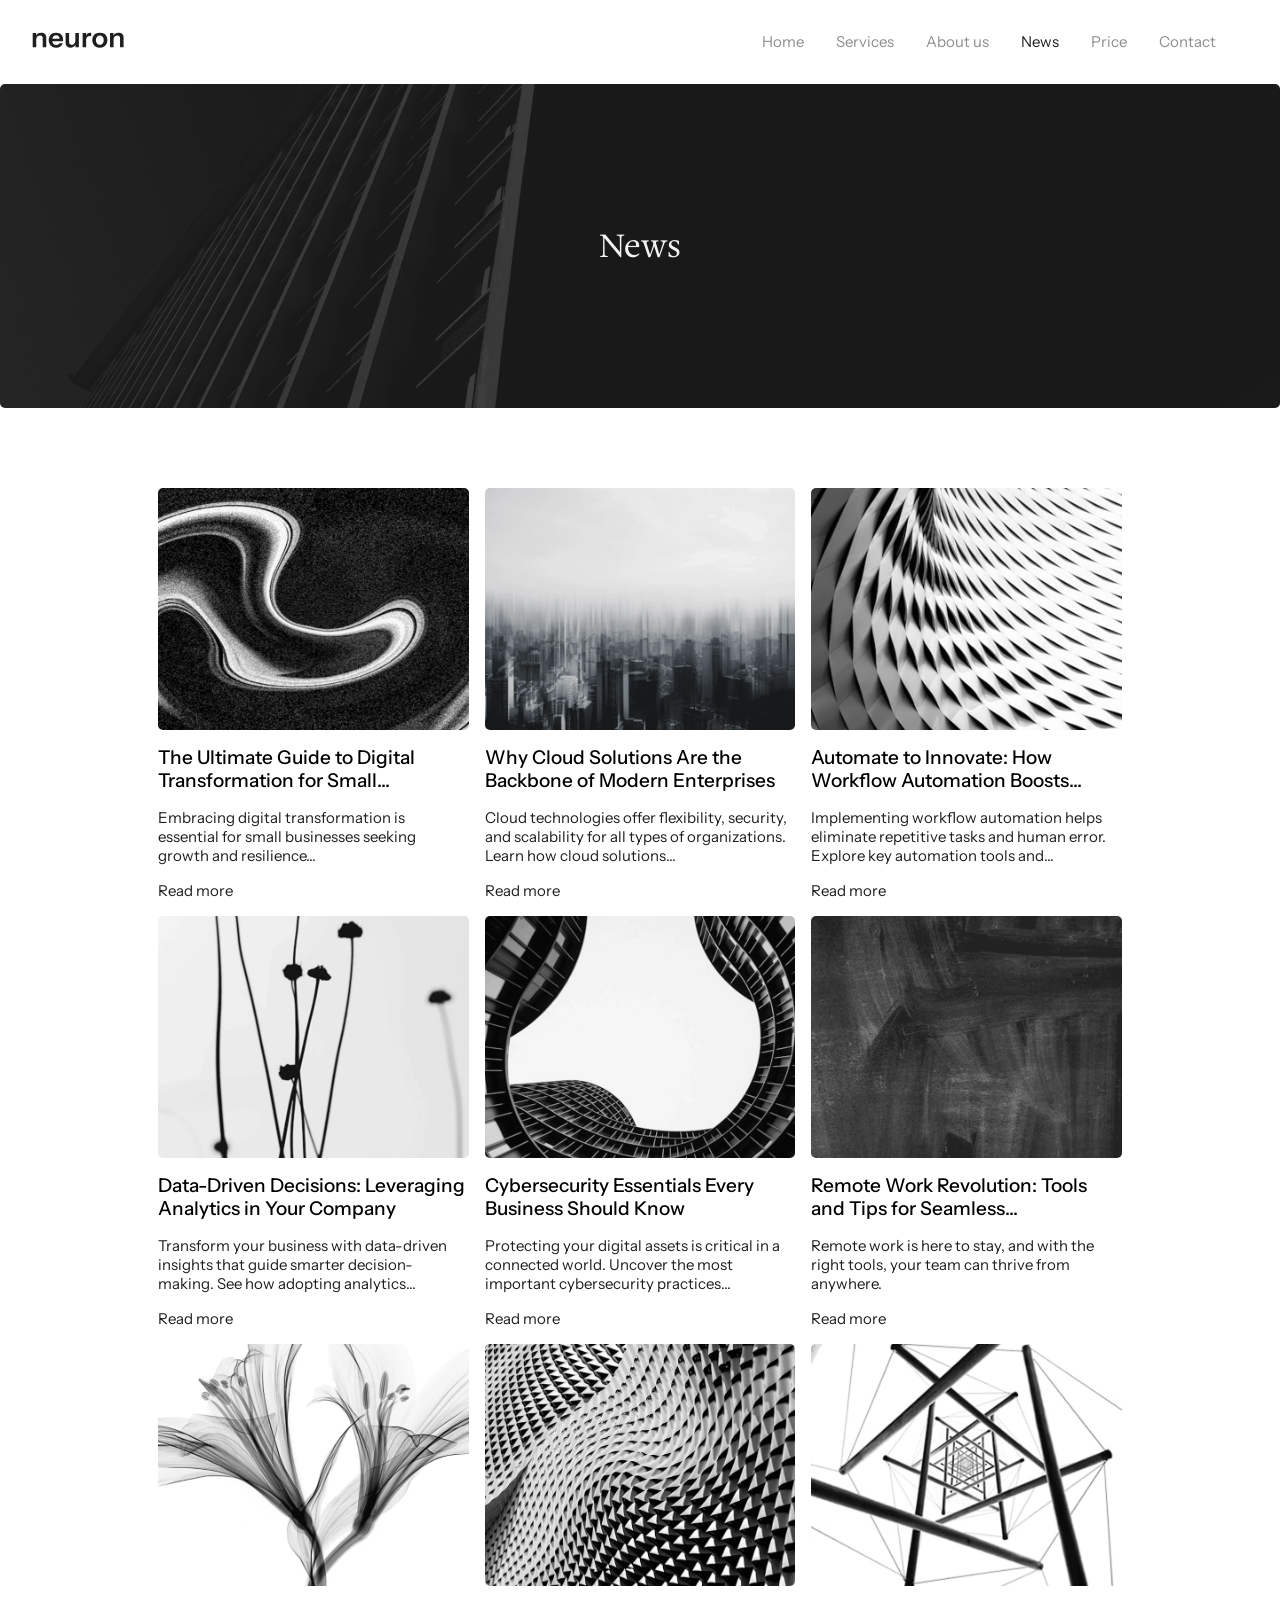
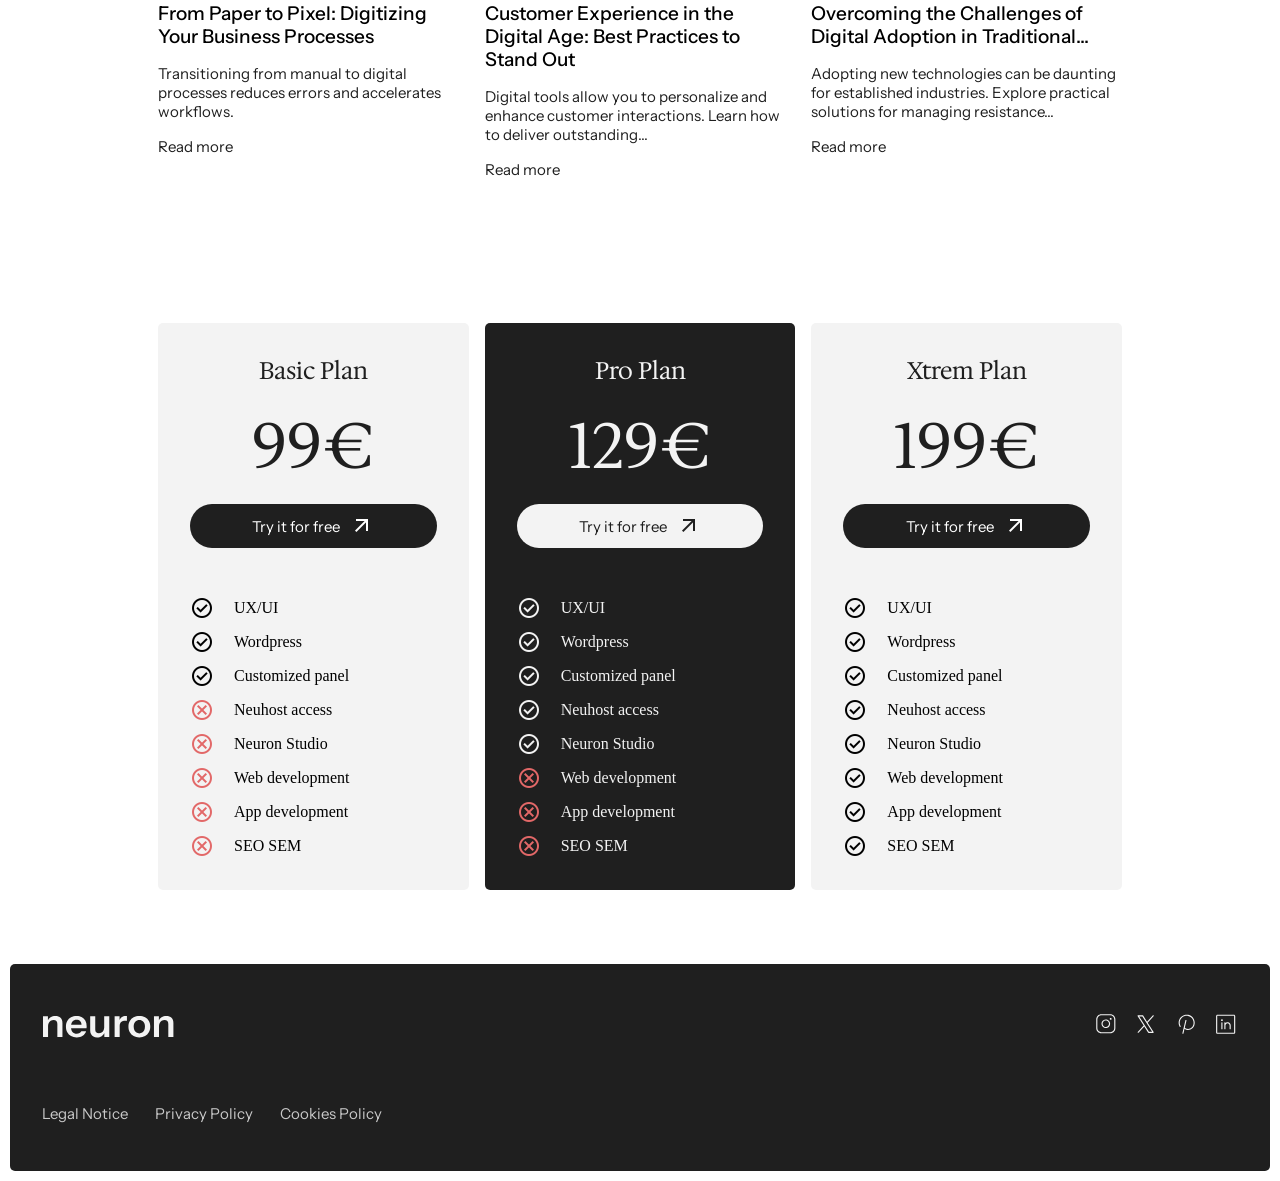
<file: news.html>
<!DOCTYPE html>
<html lang="en">

<head>
    <meta charset="UTF-8">
    <meta name="viewport" content="width=device-width, initial-scale=1.0">
    <title>Neuron - News</title>
    <link rel="stylesheet" href="css/index.css">
    <link href="https://fonts.googleapis.com/css2?family=Material+Symbols+Outlined" rel="stylesheet">
    <script defer src="js/index.js"></script>
</head>

<body>
    <!--Header-->
    <header class="header">
        <a href="#" class="header__logo" aria-label="Neuron-Home">
        <img class="header__image" src="media/logo-black.svg" alt="">
        </a>
        <nav id="menuNav" class="header__menu">
            <ul>
                <li class="header__link"> <a href="index.html">Home</a></li>
                <li class="header__link"> <a href="services.html">Services</a></li>
                <li class="header__link"> <a href="about-us.html">About us</a></li>
                <li class="header__link"> <a href="#">News</a></li>
                <li class="header__link"> <a href="#price">Price</a></li>
                <li class="header__link"> <a href="contact.html">Contact</a></li>
                <li><button onclick="toggleMenu()" class="header__menu-toggle" aria-label="Toggle-navigation-menu"><span class="material-symbols-outlined" aria-hidden="true">close</span></button></li>
            </ul>
            <button onclick="toggleMenu()" class="header__menu-toggle" aria-label="Toggle-navigation-menu">
                <span class="material-symbols-outlined" aria-hidden="true">menu</span>
            </button>
        </nav>
    </header>
    <!-- / Header-->


    <!--News banner-->
    <section class="section Hero__banner--small news-banner">
        <div class="container Hero-banner__block--small">
            <h1 class="h2">News</h1>
        </div>
    </section>
    <!-- / News banner-->

    <!--Posts-->
    <section class="section latest-post">
        <div class="container latest-post__block">
            <div class="latest-post__cards">
                <div class="latest-post__card">
                    <img src="media/News-1.webp" alt="">
                    <h4>The Ultimate Guide to Digital Transformation for Small...</h4>
                    <p>Embracing digital transformation is essential for small businesses seeking growth and
                        resilience...</p>
                    <a class="latest-post__btn" href="#">Read more</a>
                </div>
                <div class="latest-post__card">
                    <img src="media/News-2.webp" alt="">
                    <h4>Why Cloud Solutions Are the Backbone of Modern Enterprises</h4>
                    <p>Cloud technologies offer flexibility, security, and scalability for all types of organizations.
                        Learn how cloud solutions...</p>
                    <a class="latest-post__btn" href="#">Read more</a>
                </div>
                <div class="latest-post__card">
                    <img src="media/News-3.webp" alt="">
                    <h4>Automate to Innovate: How Workflow Automation Boosts...</h4>
                    <p>Implementing workflow automation helps eliminate repetitive tasks and human error. Explore key
                        automation tools and...</p>
                    <a class="latest-post__btn" href="#">Read more</a>
                </div>
                <div class="latest-post__card">
                    <img src="media/News-4.webp" alt="">
                    <h4>Data-Driven Decisions: Leveraging Analytics in Your Company</h4>
                    <p>Transform your business with data-driven insights that guide smarter decision-making. See how
                        adopting analytics...</p>
                    <a class="latest-post__btn" href="#">Read more</a>
                </div>
                <div class="latest-post__card">
                    <img src="media/News-5.webp" alt="">
                    <h4>Cybersecurity Essentials Every Business Should Know</h4>
                    <p>Protecting your digital assets is critical in a connected world. Uncover the most important
                        cybersecurity practices...</p>
                    <a class="latest-post__btn" href="#">Read more</a>
                </div>
                <div class="latest-post__card">
                    <img src="media/News-6.webp" alt="">
                    <h4>Remote Work Revolution: Tools and Tips for Seamless...</h4>
                    <p>Remote work is here to stay, and with the right tools, your team can thrive from anywhere.</p>
                    <a class="latest-post__btn" href="#">Read more</a>
                </div>
                <div class="latest-post__card">
                    <img src="media/News-7.webp" alt="">
                    <h4>From Paper to Pixel: Digitizing Your Business Processes</h4>
                    <p>Transitioning from manual to digital processes reduces errors and accelerates workflows. </p>
                    <a class="latest-post__btn" href="#">Read more</a>
                </div>
                <div class="latest-post__card">
                    <img src="media/News-8.webp" alt="">
                    <h4>Customer Experience in the Digital Age: Best Practices to Stand Out</h4>
                    <p>Digital tools allow you to personalize and enhance customer interactions. Learn how to deliver
                        outstanding...</p>
                    <a class="latest-post__btn" href="#">Read more</a>
                </div>
                <div class="latest-post__card">
                    <img src="media/News-9.webp" alt="">
                    <h4>Overcoming the Challenges of Digital Adoption in Traditional...</h4>
                    <p>Adopting new technologies can be daunting for established industries. Explore practical solutions
                        for managing resistance...</p>
                    <a class="latest-post__btn" href="#">Read more</a>
                </div>
            </div>
        </div>
    </section>
    <!-- / Posts-->

    <!--Prices-->
    <section id="price" class="section prices">
        <div class="container prices__block">
            <div class="prices__card">
                <div class="prices__heading">
                    <h3>Basic Plan</h3>
                    <span class="h1">99€</span>
                    <a Class="btn" href="#">Try it for free <span
                            class="material-symbols-outlined">arrow_outward</span></a>
                </div>
                <ul class="prices__list">
                    <li class="prices__item"> <span class="material-symbols-outlined">check_circle</span> UX/UI </li>
                    <li class="prices__item"> <span class="material-symbols-outlined">check_circle</span> Wordpress
                    </li>
                    <li class="prices__item"> <span class="material-symbols-outlined">check_circle</span> Customized
                        panel </li>
                    <li class="red prices__item"> <span class="material-symbols-outlined">cancel</span> Neuhost access
                    </li>
                    <li class="red prices__item"> <span class="material-symbols-outlined">cancel</span> Neuron Studio
                    </li>
                    <li class="red prices__item"> <span class="material-symbols-outlined">cancel</span> Web development
                    </li>
                    <li class="red prices__item"> <span class="material-symbols-outlined">cancel</span> App development
                    </li>
                    <li class="red prices__item"> <span class="material-symbols-outlined">cancel</span> SEO SEM </li>
                </ul>
            </div>
            <div class="prices__card black">
                <div class="prices__heading">
                    <h3>Pro Plan</h3>
                    <span class="h1">129€</span>
                    <a Class="btn" href="#">Try it for free <span
                            class="material-symbols-outlined">arrow_outward</span></a>
                </div>
                <ul class="prices__list">
                    <li class="prices__item"> <span class="material-symbols-outlined">check_circle</span> UX/UI </li>
                    <li class="prices__item"> <span class="material-symbols-outlined">check_circle</span> Wordpress
                    </li>
                    <li class="prices__item"> <span class="material-symbols-outlined">check_circle</span> Customized
                        panel </li>
                    <li class="prices__item"> <span class="material-symbols-outlined">check_circle</span> Neuhost access
                    </li>
                    <li class="prices__item"> <span class="material-symbols-outlined">check_circle</span> Neuron Studio
                    </li>
                    <li class="red prices__item"> <span class="material-symbols-outlined">cancel</span> Web development
                    </li>
                    <li class="red prices__item"> <span class="material-symbols-outlined">cancel</span> App development
                    </li>
                    <li class="red prices__item"> <span class="material-symbols-outlined">cancel</span> SEO SEM </li>
                </ul>
            </div>
            <div class="prices__card">
                <div class="prices__heading">
                    <h3>Xtrem Plan</h3>
                    <span class="h1">199€</span>
                    <a Class="btn" href="#">Try it for free <span
                            class="material-symbols-outlined">arrow_outward</span></a>
                </div>
                <ul class="prices__list">
                    <li class="prices__item"> <span class="material-symbols-outlined">check_circle</span> UX/UI </li>
                    <li class="prices__item"> <span class="material-symbols-outlined">check_circle</span> Wordpress
                    </li>
                    <li class="prices__item"> <span class="material-symbols-outlined">check_circle</span> Customized
                        panel </li>
                    <li class="prices__item"> <span class="material-symbols-outlined">check_circle</span> Neuhost access
                    </li>
                    <li class="prices__item"> <span class="material-symbols-outlined">check_circle</span> Neuron Studio
                    </li>
                    <li class="prices__item"> <span class="material-symbols-outlined">check_circle</span> Web
                        development </li>
                    <li class="prices__item"> <span class="material-symbols-outlined">check_circle</span> App
                        development </li>
                    <li class="prices__item"> <span class="material-symbols-outlined">check_circle</span> SEO SEM </li>
                </ul>
            </div>
        </div>
    </section>
    <!-- / Prices-->


    <!--Footer-->
    <footer>
        <div class="footer__block">
            <div class="footer__heading">
                <img class="footer__logo" src="media/logo-light.svg" alt="">
                <ul class="footer__icons">
                    <li><a href="#"><img src="media/InstagramLogo.svg" alt=""></a></li>
                    <li><a href="#"><img src="media/XLogo.svg" alt=""></a></li>
                    <li><a href="#"><img src="media/PinterestLogo.svg" alt=""></a></li>
                    <li><a href="#"><img src="media/LinkedinLogo.svg" alt=""></a></li>
                </ul>
            </div>
            <ul class="footer__links">
                <li><a class="footer__" href="#">Legal Notice</a></li>
                <li><a class="footer__" href="#">Privacy Policy</a></li>
                <li><a class="footer__" href="#">Cookies Policy</a></li>
            </ul>
        </div>
    </footer>
    <!-- / Footer-->
</body>

</html>
</file>
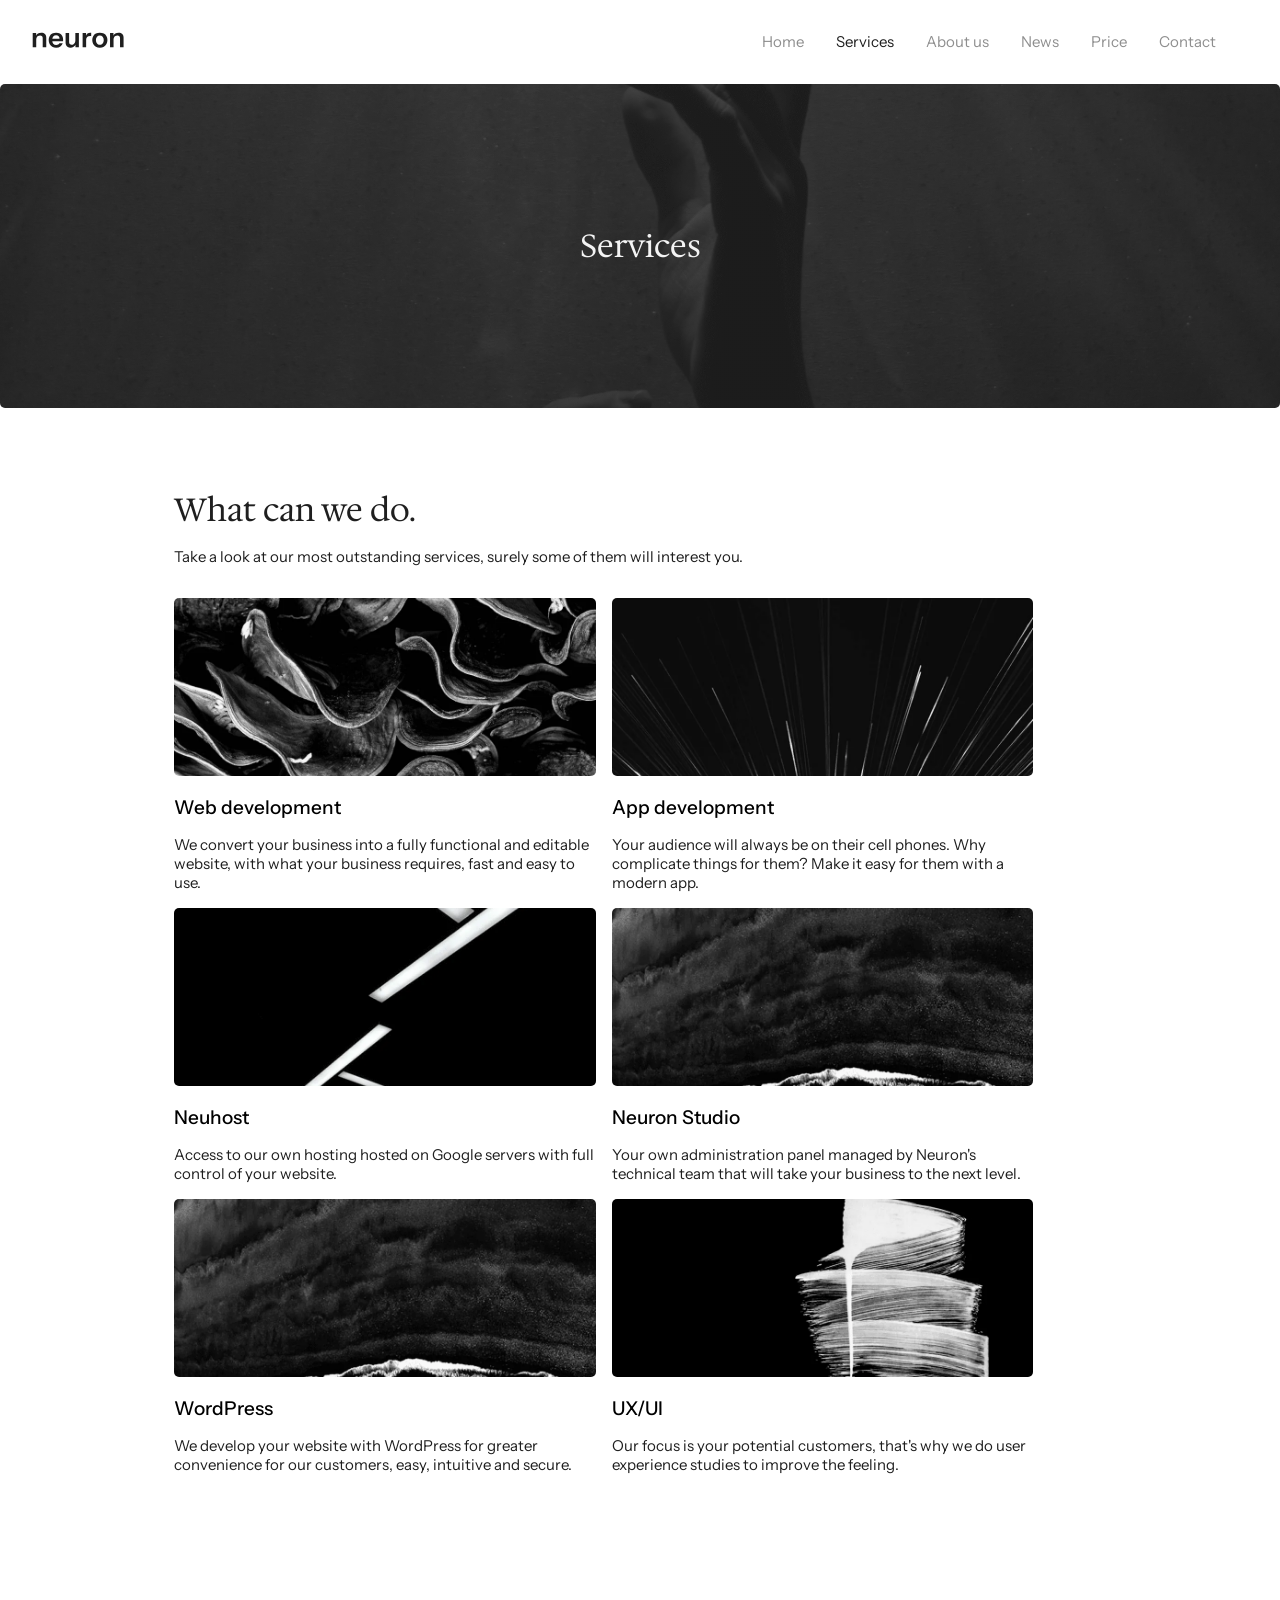
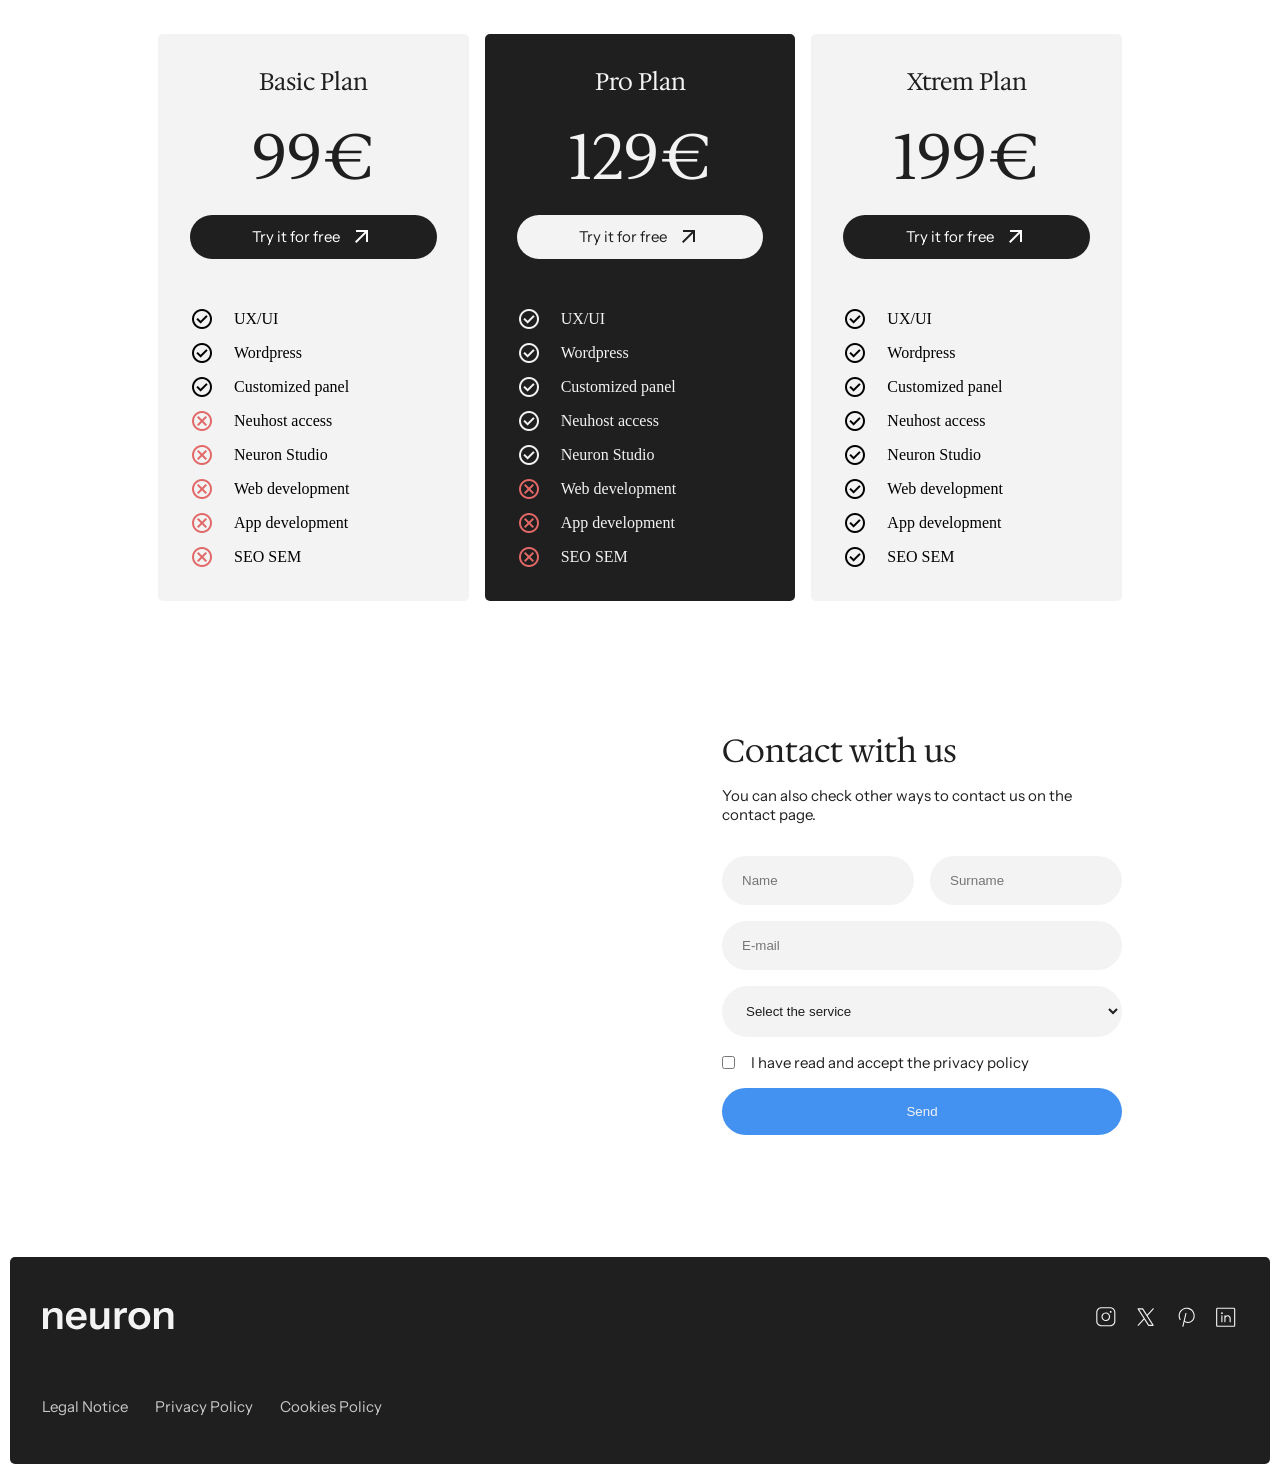
<file: services.html>
<!DOCTYPE html>
<html lang="en">

<head>
    <meta charset="UTF-8">
    <meta name="viewport" content="width=device-width, initial-scale=1.0">
    <title>Neuron - Services</title>
    <link rel="stylesheet" href="css/index.css">
    <link href="https://fonts.googleapis.com/css2?family=Material+Symbols+Outlined" rel="stylesheet">
    <script defer src="js/index.js"></script>
</head>

<body>
    <!--Header-->
    <header class="header">
        <a href="#" class="header__logo" aria-label="Neuron-Home">
            <img class="header__image" src="media/logo-black.svg" alt="">
        </a>
        <nav id="menuNav" class="header__menu">
            <ul>
                <li class="header__link"> <a href="index.html">Home</a></li>
                <li class="header__link"> <a href="#">Services</a></li>
                <li class="header__link"> <a href="about-us.html">About us</a></li>
                <li class="header__link"> <a href="news.html">News</a></li>
                <li class="header__link"> <a href="#price">Price</a></li>
                <li class="header__link"> <a href="contact.html">Contact</a></li>
                <li><button onclick="toggleMenu()" class="header__menu-toggle" aria-label="Toggle-navigation-menu"><span
                            class="material-symbols-outlined" aria-hidden="true">close</span></button></li>
            </ul>
            <button onclick="toggleMenu()" class="header__menu-toggle" aria-label="Toggle-navigation-menu">
                <span class="material-symbols-outlined" aria-hidden="true">menu</span>
            </button>
        </nav>
    </header>
    <!-- / Header-->


    <!--Services banner-->
    <section class="section Hero__banner--small services-banner">
        <div class="container Hero-banner__block--small">
            <h1 class="h2">Services</h1>
        </div>
    </section>
    <!-- / Services banner-->

    <!--Services-->
    <section class="section services">
        <div class="container services__block">
            <h2>What can we do.</h2>
            <p>Take a look at our most outstanding services, surely some of them will interest you.</p>
            <div class="services__cards">
                <div class="services__card">
                    <div class="services__images">
                        <img src="media/Services-1.webp" alt="">
                    </div>
                    <h4>Web development</h4>
                    <p>We convert your business into a fully functional and editable website, with what your business
                        requires, fast and easy to use.</p>
                </div>
                <div class="services__card">
                    <div class="services__images">
                        <img src="media/Services-2.webp" alt="">
                    </div>
                    <h4>App development</h4>
                    <p>Your audience will always be on their cell phones. Why complicate things for them? Make it easy
                        for them with a modern app.</p>
                </div>
                <div class="services__card">
                    <div class="services__images">
                        <img src="media/Services-3.webp" alt="">
                    </div>
                    <h4>Neuhost</h4>
                    <p>Access to our own hosting hosted on Google servers with full control of your website.</p>
                </div>
                <div class="services__card">
                    <div class="services__images">
                        <img src="media/Services-4.webp" alt="">
                    </div>
                    <h4>Neuron Studio</h4>
                    <p>Your own administration panel managed by Neuron's technical team that will take your business to
                        the next level.</p>
                </div>
                <div class="services__card">
                    <div class="services__images">
                        <img src="media/Services-4.webp" alt="">
                    </div>
                    <h4>WordPress</h4>
                    <p>We develop your website with WordPress for greater convenience for our customers, easy, intuitive
                        and secure.</p>
                </div>
                <div class="services__card">
                    <div class="services__images">
                        <img src="media/Services-5.webp" alt="">
                    </div>
                    <h4>UX/UI</h4>
                    <p>Our focus is your potential customers, that's why we do user experience studies to improve the
                        feeling.</p>
                </div>
            </div>
        </div>
    </section>
    <!-- / Services-->

    <!--Prices-->
    <section id="price" class="section prices">
        <div class="container prices__block">
            <div class="prices__card">
                <div class="prices__heading">
                    <h3>Basic Plan</h3>
                    <span class="h1">99€</span>
                    <a Class="btn" href="#">Try it for free <span
                            class="material-symbols-outlined">arrow_outward</span></a>
                </div>
                <ul class="prices__list">
                    <li class="prices__item"> <span class="material-symbols-outlined">check_circle</span> UX/UI </li>
                    <li class="prices__item"> <span class="material-symbols-outlined">check_circle</span> Wordpress
                    </li>
                    <li class="prices__item"> <span class="material-symbols-outlined">check_circle</span> Customized
                        panel </li>
                    <li class="red prices__item"> <span class="material-symbols-outlined">cancel</span> Neuhost access
                    </li>
                    <li class="red prices__item"> <span class="material-symbols-outlined">cancel</span> Neuron Studio
                    </li>
                    <li class="red prices__item"> <span class="material-symbols-outlined">cancel</span> Web development
                    </li>
                    <li class="red prices__item"> <span class="material-symbols-outlined">cancel</span> App development
                    </li>
                    <li class="red prices__item"> <span class="material-symbols-outlined">cancel</span> SEO SEM </li>
                </ul>
            </div>
            <div class="prices__card black">
                <div class="prices__heading">
                    <h3>Pro Plan</h3>
                    <span class="h1">129€</span>
                    <a Class="btn" href="#">Try it for free <span
                            class="material-symbols-outlined">arrow_outward</span></a>
                </div>
                <ul class="prices__list">
                    <li class="prices__item"> <span class="material-symbols-outlined">check_circle</span> UX/UI </li>
                    <li class="prices__item"> <span class="material-symbols-outlined">check_circle</span> Wordpress
                    </li>
                    <li class="prices__item"> <span class="material-symbols-outlined">check_circle</span> Customized
                        panel </li>
                    <li class="prices__item"> <span class="material-symbols-outlined">check_circle</span> Neuhost access
                    </li>
                    <li class="prices__item"> <span class="material-symbols-outlined">check_circle</span> Neuron Studio
                    </li>
                    <li class="red prices__item"> <span class="material-symbols-outlined">cancel</span> Web development
                    </li>
                    <li class="red prices__item"> <span class="material-symbols-outlined">cancel</span> App development
                    </li>
                    <li class="red prices__item"> <span class="material-symbols-outlined">cancel</span> SEO SEM </li>
                </ul>
            </div>
            <div class="prices__card">
                <div class="prices__heading">
                    <h3>Xtrem Plan</h3>
                    <span class="h1">199€</span>
                    <a Class="btn" href="#">Try it for free <span
                            class="material-symbols-outlined">arrow_outward</span></a>
                </div>
                <ul class="prices__list">
                    <li class="prices__item"> <span class="material-symbols-outlined">check_circle</span> UX/UI </li>
                    <li class="prices__item"> <span class="material-symbols-outlined">check_circle</span> Wordpress
                    </li>
                    <li class="prices__item"> <span class="material-symbols-outlined">check_circle</span> Customized
                        panel </li>
                    <li class="prices__item"> <span class="material-symbols-outlined">check_circle</span> Neuhost access
                    </li>
                    <li class="prices__item"> <span class="material-symbols-outlined">check_circle</span> Neuron Studio
                    </li>
                    <li class="prices__item"> <span class="material-symbols-outlined">check_circle</span> Web
                        development </li>
                    <li class="prices__item"> <span class="material-symbols-outlined">check_circle</span> App
                        development </li>
                    <li class="prices__item"> <span class="material-symbols-outlined">check_circle</span> SEO SEM </li>
                </ul>
            </div>
        </div>
    </section>
    <!-- / Prices-->

    <!--Contact-->
    <section class="section contact">
        <div class="container contact__block">
            <div class="contact__map">
                <iframe
                    src="https://www.google.com/maps/embed?pb=!1m18!1m12!1m3!1d414.15770624673235!2d-0.35536338507830945!3d39.47865027854666!2m3!1f0!2f0!3f0!3m2!1i1024!2i768!4f13.1!3m3!1m2!1s0xd604f49cc253387%3A0xa7be35bdeeb341d2!2sCEI%20Centro%20de%20Estudios%20Innovaci%C3%B3n.%20Cursos%20y%20masters%20de%20dise%C3%B1o%2C%20interiores%2C%20web%2C%20videojuegos%2C%20cloud%2C%20data%20y%20marketing%20digital!5e0!3m2!1ses!2ses!4v1770633653352!5m2!1ses!2ses"
                    height="450" style="border:0;" allowfullscreen="" loading="lazy"
                    referrerpolicy="no-referrer-when-downgrade"></iframe>
            </div>
            <div class="contact__content">
                <div class="contact__heading">
                    <h2>Contact with us</h2>
                    <p>You can also check other ways to contact us on the contact page.</p>
                </div>
                <form action="#" method="post">
                    <div class="form--row">
                        <!--Nombre-->
                        <label for="name" style="display:none;"></label>
                        <input id="name" type="text" name="name" placeholder="Name">

                        <!--Apellidos-->
                        <label for="surname" style="display:none;"></label>
                        <input id="surname" type="text" name="surname" placeholder="Surname">
                    </div>

                    <!--Email-->
                    <label for="email" style="display:none;"></label>
                    <input id="email" type="email" placeholder="E-mail" name="email">

                    <!--Service-->
                    <label for="services" style="display:none;"></label>
                    <select name="services" id="services">
                        <option value="1" selected disabled>Select the service</option>
                        <option value="2">Item 2</option>
                        <option value="3">Item 3</option>
                        <option value="4">Item 4</option>
                    </select>

                    <!--Checkbox-->
                    <div class="form--row acceptance">
                        <label for="privacy-policy">I have read and accept the privacy policy</label>
                        <input id="privacy-policy" type="checkbox" name="check">
                    </div>
                    <input class="boton-send" type="submit" value="Send">

                </form>
            </div>
        </div>
    </section>
    <!-- / Contact-->


    <!--Footer-->
    <footer>
        <div class="footer__block">
            <div class="footer__heading">
                <img class="footer__logo" src="media/logo-light.svg" alt="">
                <ul class="footer__icons">
                    <li><a href="#"><img src="media/InstagramLogo.svg" alt=""></a></li>
                    <li><a href="#"><img src="media/XLogo.svg" alt=""></a></li>
                    <li><a href="#"><img src="media/PinterestLogo.svg" alt=""></a></li>
                    <li><a href="#"><img src="media/LinkedinLogo.svg" alt=""></a></li>
                </ul>
            </div>
            <ul class="footer__links">
                <li><a class="footer__" href="#">Legal Notice</a></li>
                <li><a class="footer__" href="#">Privacy Policy</a></li>
                <li><a class="footer__" href="#">Cookies Policy</a></li>
            </ul>
        </div>
    </footer>
    <!-- / Footer-->
</body>

</html>
</file>
<file: css/index.css>
@import url('https://fonts.googleapis.com/css2?family=Hedvig+Letters+Serif:opsz@12..24&family=Instrument+Sans:ital,wght@0,400..700;1,400..700&display=swap');

:root {
    /* colores */
    --color-text: #1f1f1f;
    --color-light: #F3F3F3;
    --color-main: #4391F0;



    /* Fuentes */
    --font-titles: 'Hedvig Letters Serif', serif;
    --font-text: 'Instrument Sans', sans-serif;

    /* Size */
    --max-width: 60.25rem;
    --max-width-xl: 90rem;
}

/* Reset CSS*/
* {
    box-sizing: border-box;
    margin: 0;
    padding: 0;
    scroll-behavior: smooth;
}

img {
    max-width: 100%;
    width: 100%;
}

input {
    outline: none;
}

button {
    border: none;
    background-color: transparent;
    color: inherit;
}

ul {
    list-style: none;
    margin: 0;
    padding: 0;
}

/* / Reset CSS */

/* Components */
.btn {
    padding: .625rem 2rem;
    border-radius: 2.375rem;
    background-color: var(--color-text);
    color: white;

    display: flex;
    justify-content: center;
    align-items: center;
    gap: .625rem;

    & span {
        font-size: 1.5rem;
    }

    @media (max-width: 45rem) {
        width: 100%;
    }

    &:hover {
        opacity: 0.8;
    }
}

/* Components - Inputs */

input,
select {
    padding: 1rem 1.1875rem;
    border-radius: 6.25rem;
    border: none;
    background-color: var(--color-light);
    color: var(--color-text);
    width: 100%;
}

input[type="submit"] {
    background-color: var(--color-main);
    color: var(--color-light);
}

.form--row {
    display: flex;
    align-items: center;
    gap: 1rem;
}


/* Components - text */
h1,
.h1 {
    font: 400 clamp(3rem, 5vw, 4rem) var(--font-titles);
    color: var(--color-text);
}

h2,
.h2 {
    font: 400 clamp(1.5rem, 5vw, 2rem) var(--font-titles);
    color: var(--color-text);
}

h3,
.h3 {
    font: 400 clamp(1.1875rem, 5vw, 1.5rem) var(--font-titles);
    color: var(--color-text);
}

h4,
.h4 {
    font: 500 clamp(1.0625rem, 5vh, 1.1875rem) var(--font-text);
}

p,
.p,
label {
    font: 400 .9375rem var(--font-text);
    color: var(--color-text);
}

a,
.link li {
    font: 400 .9375rem var(--font-text);
    text-decoration: none;
}

.section {
    padding: clamp(2rem, 5vw, 4rem) 1rem;
    max-width: var(--max-width-xl);
    margin: 0 auto;
}

.container {
    max-width: var(--max-width);
    margin: 0 auto;
}

/*Components - text ---END*/

body.no-scroll {
    overflow: hidden;
}

/* hero header*/
.header {
    padding: clamp(1rem, 5vw, 2rem);
    display: flex;
    justify-content: space-between;
    max-width: var(--max-width-xl);
    margin: 0 auto;

    & button {
        display: none;

        @media (max-width: 45rem) {
            display: block;
        }
    }

}

.header__image {
    max-width: 5.75rem;
}


.header__menu ul {
    list-style: none;
    display: flex;
    gap: 2rem;

    @media (max-width: 45rem) {
        display: none;
    }
}


.header__link a {
    display: flex;
    color: var(--color-text);
    opacity: 50%;

    &[href="#"] {
        opacity: 100%;
    }
}

/*Hero header---END*/


/* Hero Banner*/
.Hero__banner {
    background-image: linear-gradient(rgba(31, 31, 31, 0.2), rgba(31, 31, 31, 0.2)), url(../media/Home-banner.webp);
    background-size: cover;
    background-position: center center;
    background-repeat: no-repeat;
    min-height: 90vh;

    border-radius: 5px;

    display: flex;
    justify-content: center;
    align-items: center;
}

.Hero-banner__block {
    display: flex;
    flex-flow: column nowrap;
    width: 100%;
    gap: 1rem;
    padding: .625rem;
    align-items: start;

    & h2 {
        color: var(--color-light)
    }
}

.Hero-banner__block h1,
.Hero-banner__block h4 {
    color: var(--color-light)
}

.Hero-banner__block .btn {
    background-color: var(--color-light);
    color: var(--color-text);
    opacity: 100%;
}

/*Hero Banner---END*/


/*hero text*/
.hero-text__block {
    display: flex;
    flex-flow: row wrap;
    align-items: center;
    gap: 4rem;
}

.hero-text__image {
    flex: 1 1 18.75rem;

    @media (max-width: 45rem) {
        order: 0;
    }
}

.hero-text__image img {
    border-radius: 5px;
}

.hero-text__content {
    display: flex;
    flex-flow: column nowrap;
    flex: 1 1 18.75rem;
    gap: 32px;
    align-items: start;

    @media (max-width: 45rem) {
        order: 1;
    }
}

.hero-text__titles {
    display: flex;
    flex-flow: column nowrap;
    gap: 1rem;
}

/* Icon cards*/
.icon-cards__block {
    display: flex;
    flex-flow: row wrap;
    gap: 1.5rem;
}

.icon-cards__card {
    display: flex;
    flex-flow: column nowrap;
    gap: 1rem;
    padding: 1rem;
    flex: 1 1 8.75rem;

    &.contact {
        background-color: var(--color-light);
    }

    & a {
        color: var(--color-text);
        text-decoration: underline;
    }
}

.icon-cards__title {
    display: flex;
    gap: 1rem;

    @media (max-width:45rem) {
        flex-direction: column;
        align-items: flex-start;
        gap: 0.5rem;
    }
}

/* Services */
.services__block {
    padding: 1rem;
    gap: 1rem;
    display: flex;
    flex-flow: column nowrap;
    align-items: start;
}

.services__cards {
    gap: 1rem;
    padding: 1rem 0rem;
    display: grid;
    grid-template-columns: repeat(auto-fit, minmax(18.75rem, 1fr));
}

.services__card {
    gap: 1rem;
    display: flex;
    flex-flow: column nowrap;
}

.services__card img {
    max-height: 11.125rem;
    border-radius: 5px;
    object-fit: cover;
}


/* Prices */
.prices__block {
    display: flex;
    flex-flow: row wrap;
    gap: 1rem;
}

.prices__card {
    padding: 2rem;
    display: flex;
    flex-flow: column nowrap;
    gap: 3rem;
    background-color: var(--color-light);
    flex: 1 1 15.625rem;
    border-radius: 5px;

    &.black {
        background-color: var(--color-text);
        color: var(--color-light);

        & h3,
        .h1 {
            color: var(--color-light);
        }

        & .btn {
            background-color: var(--color-light);
            color: var(--color-text);
            opacity: 100%;
        }
    }
}

.prices__heading {
    gap: 1rem;
    display: flex;
    flex-flow: column nowrap;
    text-align: center;

}


.prices__list {
    list-style: none;
    display: flex;
    flex-flow: column nowrap;
    gap: .625rem;
}

.prices__item {
    display: flex;
    flex-flow: row nowrap;
    gap: 1.25rem;
    align-items: center;


    &.red span {
        color: #e26868
    }
}


/* Contact Form */
.contact__block {
    display: flex;
    flex-flow: row wrap;
    gap: 4rem;
}

.contact__map {
    flex: 2 1 18.75rem;

    & iframe {
        width: 100%;
        filter: grayscale(1);
    }
}

.contact__content {
    display: flex;
    flex-flow: column nowrap;
    flex: 1 1 18.75rem;
    gap: 2rem;

    & #name,
    #surname,
    #email,
    select {
        border: 1px solid transparent;

        &:focus {
            border: 1px solid black;
        }
    }

    & .boton-send:hover {
        opacity: 80%;
    }
}

.contact__heading {
    display: flex;
    flex-flow: column nowrap;
    gap: .875rem;
}

form {
    display: flex;
    flex-flow: column nowrap;
    gap: 1rem;
}

.acceptance {
    flex-direction: row-reverse;
    justify-content: start;

    & input {
        width: auto;
    }
}

/* Latest post */
.latest-post__block {
    gap: 2rem;
    display: flex;
    flex-flow: column nowrap;
}

.latest-post__heading {
    display: flex;
    flex-flow: row wrap;
    justify-content: space-between;
    align-items: center;
    gap: 1rem;
}

.latest-post__cards {
    display: grid;
    grid-template-columns: repeat(auto-fit, minmax(18.75rem, 1fr));
    gap: 1rem;
    padding: 1rem 0rem;
}

.latest-post__card {
    display: flex;
    flex-flow: column nowrap;
    gap: 1rem;

    & img {
        border-radius: 5px;
    }

    & a {
        color: var(--color-text);
    }
}

/* Footer */
footer {
    padding: .625rem;
}

.footer__block {
    gap: 2rem;
    padding: 2rem;
    display: flex;
    flex-flow: column nowrap;
    max-width: var(--max-width-xl);
    background-color: var(--color-text);
    border-radius: 5px;
    margin: 0 auto;
}

.footer__heading {
    display: flex;
    flex-flow: row wrap;
    align-items: center;
    justify-content: space-between;
    padding: 1rem 0rem;

    & .footer__logo {
        max-width: 8.2769rem;
    }

}

.footer__icons {
    display: flex;
    flex-flow: row wrap;
    gap: 1rem;
    list-style: none;


}

.footer__links {
    gap: 1.6875rem;
    padding: 1rem 0rem;
    display: flex;
    flex-flow: row wrap;
    list-style: none;
    opacity: 0.8;

    & a {
        color: var(--color-light);
    }
}



@media (min-width: 45rem) {
    .header__menu span {
        display: none;
    }
}

@media (max-width: 45rem) {
    .header__menu ul {
        display: none;
    }
}


/* ----- SERVICES -----*/

.Hero__banner--small {
    background-size: cover;
    background-position: center center;
    background-repeat: no-repeat;
    min-height: 36vh;
    border-radius: 5px;

    display: flex;
    justify-content: center;
    align-items: center;

    &.services-banner {
        background-image: linear-gradient(rgba(31, 31, 31, 0.8), rgba(31, 31, 31, 0.8)), url(../media/Services-banner.webp);
    }

    &.about-banner {
        background-image: linear-gradient(rgba(31, 31, 31, 0.8), rgba(31, 31, 31, 0.8)), url(../media/About-banner.webp);
    }

    &.news-banner {
        background-image: linear-gradient(rgba(31, 31, 31, 0.8), rgba(31, 31, 31, 0.8)), url(../media/News-banner.webp);
    }

    &.contact-banner {
        background-image: linear-gradient(rgba(31, 31, 31, 0.8), rgba(31, 31, 31, 0.8)), url(../media/News-banner.webp);

    }

}


.Hero-banner__block--small {
    display: flex;
    flex-flow: column nowrap;
    width: 100%;
    gap: 1rem;
    padding: .625rem;
    align-items: center;

    & h1 {
        color: var(--color-light);
    }
}

@media (max-width:45rem) {
    .header__menu ul {
        display: none;
    }

    .header__menu.active ul {
        display: flex;
        position: fixed;
        width: 100vw;
        height: 100vh;
        flex-direction: column;
        background-color: var(--color-light);
        top: 0;
        left: 0;
        padding: 2rem;
        gap: 2rem;
        justify-content: center;

        & li a {
            font: 400 clamp(1.5rem, 5vw, 2rem) var(--font-titles);
        }

        & .header__menu-toggle {
            position: absolute;
            top: 2rem;
            right: 2rem;
        }
    }

}
</file>
